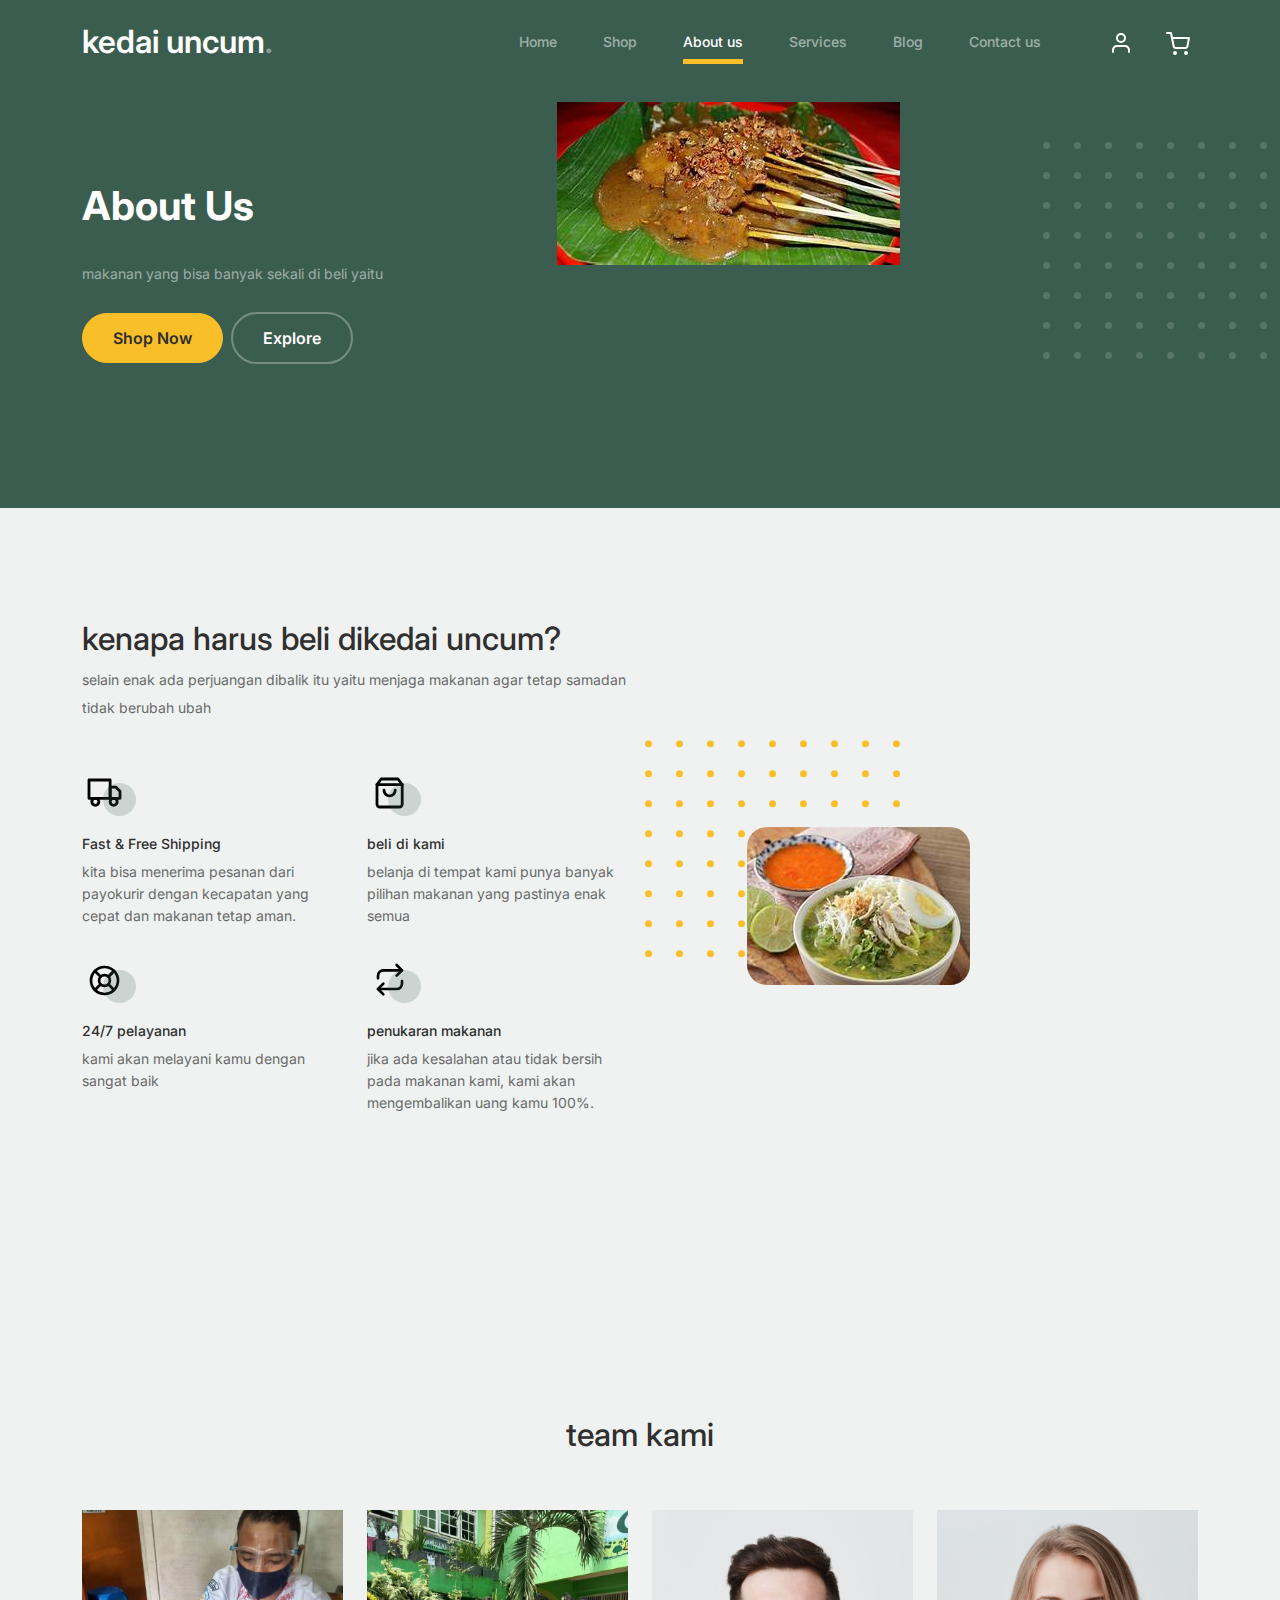
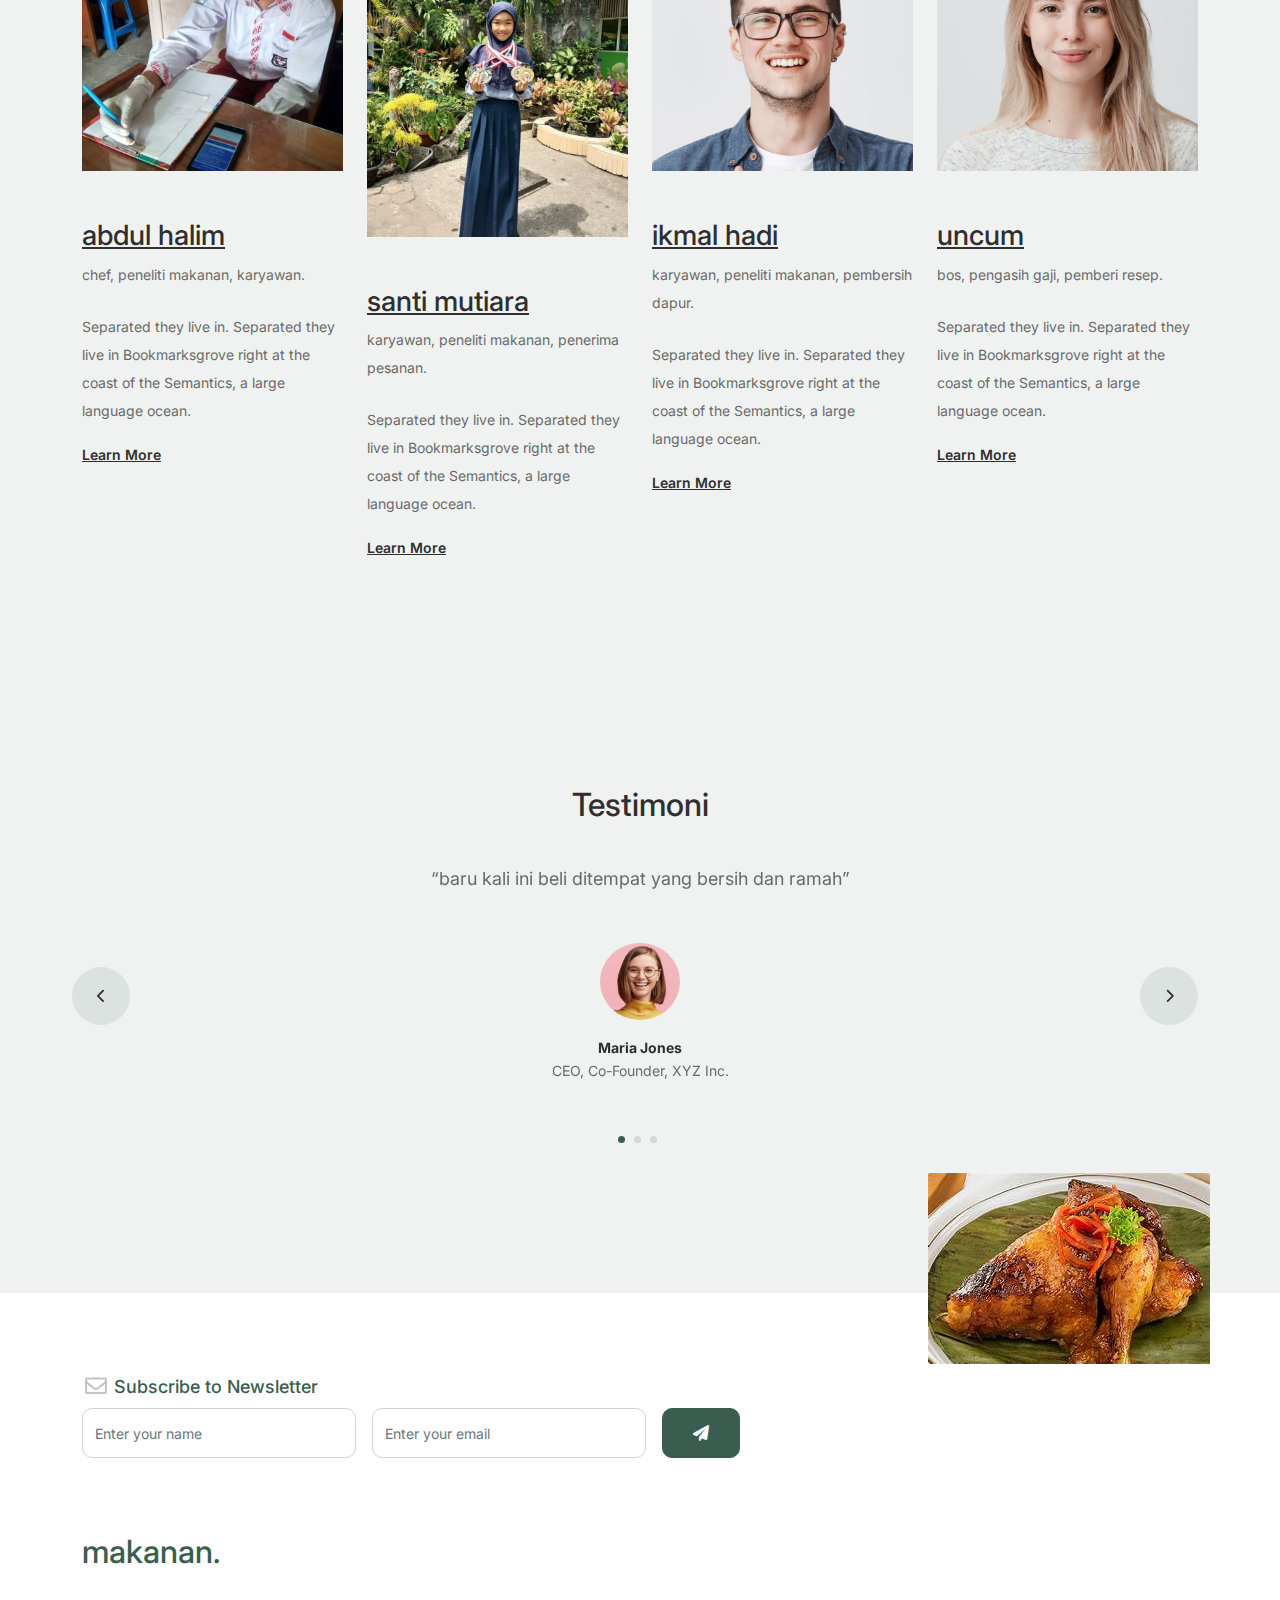
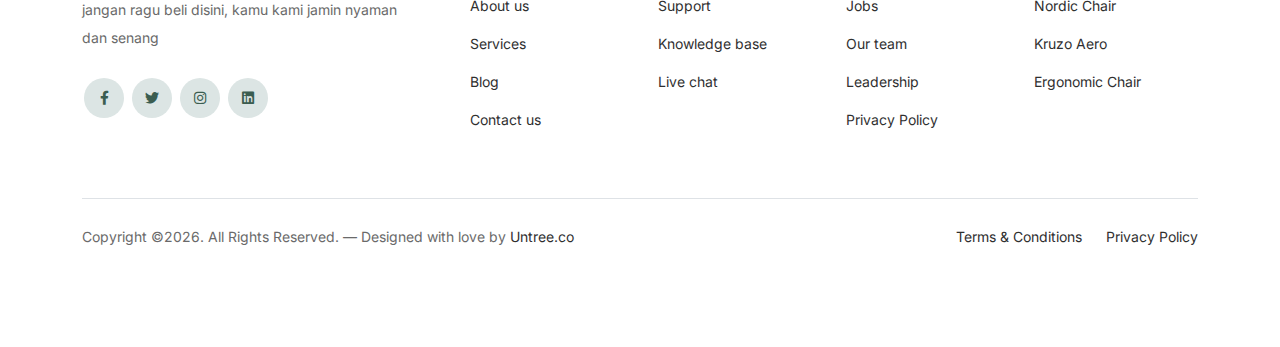
<file: about.html>
<!-- /*
* Bootstrap 5
* Template Name: Furni
* Template Author: Untree.co
* Template URI: https://untree.co/
* License: https://creativecommons.org/licenses/by/3.0/
*/ -->
<!doctype html>
<html lang="en">
<head>
  <meta charset="utf-8">
  <meta name="viewport" content="width=device-width, initial-scale=1, shrink-to-fit=no">
  <meta name="author" content="Untree.co">
  <link rel="shortcut icon" href="favicon.png">

  <meta name="description" content="" />
  <meta name="keywords" content="bootstrap, bootstrap4" />

		<!-- Bootstrap CSS -->
		<link href="css/bootstrap.min.css" rel="stylesheet">
		<link href="https://cdnjs.cloudflare.com/ajax/libs/font-awesome/6.0.0-beta3/css/all.min.css" rel="stylesheet">
		<link href="css/tiny-slider.css" rel="stylesheet">
		<link href="css/style.css" rel="stylesheet">
		<title>Furni Free Bootstrap 5 Template for Furniture and Interior Design Websites by Untree.co </title>
	</head>

	<body>

		<!-- Start Header/Navigation -->
		<nav class="custom-navbar navbar navbar navbar-expand-md navbar-dark bg-dark" arial-label="Furni navigation bar">

			<div class="container">
				<a class="navbar-brand" href="index.html">kedai uncum<span>.</span></a>

				<button class="navbar-toggler" type="button" data-bs-toggle="collapse" data-bs-target="#navbarsFurni" aria-controls="navbarsFurni" aria-expanded="false" aria-label="Toggle navigation">
					<span class="navbar-toggler-icon"></span>
				</button>

				<div class="collapse navbar-collapse" id="navbarsFurni">
					<ul class="custom-navbar-nav navbar-nav ms-auto mb-2 mb-md-0">
						<li class="nav-item ">
							<a class="nav-link" href="index.html">Home</a>
						</li>
						<li><a class="nav-link" href="shop.html">Shop</a></li>
						<li class="active"><a class="nav-link" href="about.html">About us</a></li>
						<li><a class="nav-link" href="services.html">Services</a></li>
						<li><a class="nav-link" href="blog.html">Blog</a></li>
						<li><a class="nav-link" href="contact.html">Contact us</a></li>
					</ul>

					<ul class="custom-navbar-cta navbar-nav mb-2 mb-md-0 ms-5">
						<li><a class="nav-link" href="#"><img src="images/user.svg"></a></li>
						<li><a class="nav-link" href="cart.html"><img src="images/cart.svg"></a></li>
					</ul>
				</div>
			</div>
				
		</nav>
		<!-- End Header/Navigation -->

		<!-- Start Hero Section -->
			<div class="hero">
				<div class="container">
					<div class="row justify-content-between">
						<div class="col-lg-5">
							<div class="intro-excerpt">
								<h1>About Us</h1>
								<p class="mb-4">makanan yang bisa banyak sekali di beli yaitu</p>
								<p><a href="" class="btn btn-secondary me-2">Shop Now</a><a href="#" class="btn btn-white-outline">Explore</a></p>
							</div>
						</div>
						<div class="col-lg-7">
							<div class="hero-img-wrap">
								<img src="images/th (5).jpg" class="img-fluid">
							</div>
						</div>
					</div>
				</div>
			</div>
		<!-- End Hero Section -->

		

		<!-- Start Why Choose Us Section -->
		<div class="why-choose-section">
			<div class="container">
				<div class="row justify-content-between align-items-center">
					<div class="col-lg-6">
						<h2 class="section-title">kenapa harus beli dikedai uncum?</h2>
						<p>selain enak ada perjuangan dibalik itu yaitu menjaga makanan agar tetap samadan tidak berubah ubah</p>

						<div class="row my-5">
							<div class="col-6 col-md-6">
								<div class="feature">
									<div class="icon">
										<img src="images/truck.svg" alt="Image" class="imf-fluid">
									</div>
									<h3>Fast &amp; Free Shipping</h3>
									<p>kita bisa menerima pesanan dari payokurir dengan kecapatan yang cepat dan makanan tetap aman.</p>
								</div>
							</div>

							<div class="col-6 col-md-6">
								<div class="feature">
									<div class="icon">
										<img src="images/bag.svg" alt="Image" class="imf-fluid">
									</div>
									<h3>beli di kami</h3>
									<p>belanja di tempat kami punya banyak pilihan makanan yang pastinya enak semua</p>
								</div>
							</div>

							<div class="col-6 col-md-6">
								<div class="feature">
									<div class="icon">
										<img src="images/support.svg" alt="Image" class="imf-fluid">
									</div>
									<h3>24/7 pelayanan</h3>
									<p>kami akan melayani kamu dengan sangat baik</p>
								</div>
							</div>

							<div class="col-6 col-md-6">
								<div class="feature">
									<div class="icon">
										<img src="images/return.svg" alt="Image" class="imf-fluid">
									</div>
									<h3>penukaran makanan</h3>
									<p>jika ada kesalahan atau tidak bersih pada makanan kami, kami akan mengembalikan uang kamu 100%.</p>
								</div>
							</div>

						</div>
					</div>

					<div class="col-lg-5">
						<div class="img-wrap">
							<img src="images/th (3).jpg" alt="Image" class="img-fluid">
						</div>
					</div>

				</div>
			</div>
		</div>
		<!-- End Why Choose Us Section -->

		<!-- Start Team Section -->
		<div class="untree_co-section">
			<div class="container">

				<div class="row mb-5">
					<div class="col-lg-5 mx-auto text-center">
						<h2 class="section-title">team kami</h2>
					</div>
				</div>

				<div class="row">

					<!-- Start Column 1 -->
					<div class="col-12 col-md-6 col-lg-3 mb-5 mb-md-0">
						<img src="images/abdul.jpg" class="img-fluid mb-5">
						<h3 clas><a href="#"><span class="">abdul</span> halim</a></h3>
            <span class="d-block position mb-4">chef, peneliti makanan, karyawan.</span>
            <p>Separated they live in.
            Separated they live in Bookmarksgrove right at the coast of the Semantics, a large language ocean.</p>
            <p class="mb-0"><a href="#" class="more dark">Learn More <span class="icon-arrow_forward"></span></a></p>
					</div> 
					<!-- End Column 1 -->

					<!-- Start Column 2 -->
					<div class="col-12 col-md-6 col-lg-3 mb-5 mb-md-0">
						<img src="images/santi.jpg" class="img-fluid mb-5">

						<h3 clas><a href="#"><span class="">santi</span> mutiara</a></h3>
            <span class="d-block position mb-4">karyawan, peneliti makanan, penerima pesanan.</span>
            <p>Separated they live in.
            Separated they live in Bookmarksgrove right at the coast of the Semantics, a large language ocean.</p>
            <p class="mb-0"><a href="#" class="more dark">Learn More <span class="icon-arrow_forward"></span></a></p>

					</div> 
					<!-- End Column 2 -->

					<!-- Start Column 3 -->
					<div class="col-12 col-md-6 col-lg-3 mb-5 mb-md-0">
						<img src="images/person_3.jpg" class="img-fluid mb-5">
						<h3 clas><a href="#"><span class="">ikmal</span> hadi</a></h3>
            <span class="d-block position mb-4">karyawan, peneliti makanan, pembersih dapur.</span>
            <p>Separated they live in.
            Separated they live in Bookmarksgrove right at the coast of the Semantics, a large language ocean.</p>
            <p class="mb-0"><a href="#" class="more dark">Learn More <span class="icon-arrow_forward"></span></a></p>
					</div> 
					<!-- End Column 3 -->

					<!-- Start Column 4 -->
					<div class="col-12 col-md-6 col-lg-3 mb-5 mb-md-0">
						<img src="images/person_4.jpg" class="img-fluid mb-5">

						<h3 clas><a href="#"><span class="">uncum</span> </a></h3>
            <span class="d-block position mb-4">bos, pengasih gaji, pemberi resep.</span>
            <p>Separated they live in.
            Separated they live in Bookmarksgrove right at the coast of the Semantics, a large language ocean.</p>
            <p class="mb-0"><a href="#" class="more dark">Learn More <span class="icon-arrow_forward"></span></a></p>

          
					</div> 
					<!-- End Column 4 -->

					

				</div>
			</div>
		</div>
		<!-- End Team Section -->

		

		<!-- Start Testimonial Slider -->
		<div class="testimonial-section before-footer-section">
			<div class="container">
				<div class="row">
					<div class="col-lg-7 mx-auto text-center">
						<h2 class="section-title">Testimoni</h2>
					</div>
				</div>

				<div class="row justify-content-center">
					<div class="col-lg-12">
						<div class="testimonial-slider-wrap text-center">

							<div id="testimonial-nav">
								<span class="prev" data-controls="prev"><span class="fa fa-chevron-left"></span></span>
								<span class="next" data-controls="next"><span class="fa fa-chevron-right"></span></span>
							</div>

							<div class="testimonial-slider">
								
								<div class="item">
									<div class="row justify-content-center">
										<div class="col-lg-8 mx-auto">

											<div class="testimonial-block text-center">
												<blockquote class="mb-5">
													<p>&ldquo;baru kali ini beli ditempat yang bersih dan ramah&rdquo;</p>
												</blockquote>

												<div class="author-info">
													<div class="author-pic">
														<img src="images/person-1.png" alt="Maria Jones" class="img-fluid">
													</div>
													<h3 class="font-weight-bold">Maria Jones</h3>
													<span class="position d-block mb-3">CEO, Co-Founder, XYZ Inc.</span>
												</div>
											</div>

										</div>
									</div>
								</div> 
								<!-- END item -->

								<div class="item">
									<div class="row justify-content-center">
										<div class="col-lg-8 mx-auto">

											<div class="testimonial-block text-center">
												<blockquote class="mb-5">
													<p>&ldquo;rasanya tetap terjaga dan enak&rdquo;</p>
												</blockquote>

												<div class="author-info">
													<div class="author-pic">
														<img src="images/person-1.png" alt="Maria Jones" class="img-fluid">
													</div>
													<h3 class="font-weight-bold">Maria Jones</h3>
													<span class="position d-block mb-3">CEO, Co-Founder, XYZ Inc.</span>
												</div>
											</div>

										</div>
									</div>
								</div> 
								<!-- END item -->

								<div class="item">
									<div class="row justify-content-center">
										<div class="col-lg-8 mx-auto">

											<div class="testimonial-block text-center">
												<blockquote class="mb-5">
													<p>&ldquo;dengan harga makanan segini dan kualitas begini, sangat murah&rdquo;</p>
												</blockquote>

												<div class="author-info">
													<div class="author-pic">
														<img src="images/person-1.png" alt="Maria Jones" class="img-fluid">
													</div>
													<h3 class="font-weight-bold">Maria Jones</h3>
													<span class="position d-block mb-3">CEO, Co-Founder, XYZ Inc.</span>
												</div>
											</div>

										</div>
									</div>
								</div> 
								<!-- END item -->

							</div>

						</div>
					</div>
				</div>
			</div>
		</div>
		<!-- End Testimonial Slider -->

		

		<!-- Start Footer Section -->
		<footer class="footer-section">
			<div class="container relative">

				<div class="sofa-img">
					<img src="images/th (4).jpg" alt="Image" class="img-fluid">
				</div>

				<div class="row">
					<div class="col-lg-8">
						<div class="subscription-form">
							<h3 class="d-flex align-items-center"><span class="me-1"><img src="images/envelope-outline.svg" alt="Image" class="img-fluid"></span><span>Subscribe to Newsletter</span></h3>

							<form action="#" class="row g-3">
								<div class="col-auto">
									<input type="text" class="form-control" placeholder="Enter your name">
								</div>
								<div class="col-auto">
									<input type="email" class="form-control" placeholder="Enter your email">
								</div>
								<div class="col-auto">
									<button class="btn btn-primary">
										<span class="fa fa-paper-plane"></span>
									</button>
								</div>
							</form>

						</div>
					</div>
				</div>

				<div class="row g-5 mb-5">
					<div class="col-lg-4">
						<div class="mb-4 footer-logo-wrap"><a href="#" class="footer-logo">makanan<span>.</span></a></div>
						<p class="mb-4">jangan ragu beli disini, kamu kami jamin nyaman dan senang</p>

						<ul class="list-unstyled custom-social">
							<li><a href="#"><span class="fa fa-brands fa-facebook-f"></span></a></li>
							<li><a href="#"><span class="fa fa-brands fa-twitter"></span></a></li>
							<li><a href="#"><span class="fa fa-brands fa-instagram"></span></a></li>
							<li><a href="#"><span class="fa fa-brands fa-linkedin"></span></a></li>
						</ul>
					</div>

					<div class="col-lg-8">
						<div class="row links-wrap">
							<div class="col-6 col-sm-6 col-md-3">
								<ul class="list-unstyled">
									<li><a href="#">About us</a></li>
									<li><a href="#">Services</a></li>
									<li><a href="#">Blog</a></li>
									<li><a href="#">Contact us</a></li>
								</ul>
							</div>

							<div class="col-6 col-sm-6 col-md-3">
								<ul class="list-unstyled">
									<li><a href="#">Support</a></li>
									<li><a href="#">Knowledge base</a></li>
									<li><a href="#">Live chat</a></li>
								</ul>
							</div>

							<div class="col-6 col-sm-6 col-md-3">
								<ul class="list-unstyled">
									<li><a href="#">Jobs</a></li>
									<li><a href="#">Our team</a></li>
									<li><a href="#">Leadership</a></li>
									<li><a href="#">Privacy Policy</a></li>
								</ul>
							</div>

							<div class="col-6 col-sm-6 col-md-3">
								<ul class="list-unstyled">
									<li><a href="#">Nordic Chair</a></li>
									<li><a href="#">Kruzo Aero</a></li>
									<li><a href="#">Ergonomic Chair</a></li>
								</ul>
							</div>
						</div>
					</div>

				</div>

				<div class="border-top copyright">
					<div class="row pt-4">
						<div class="col-lg-6">
							<p class="mb-2 text-center text-lg-start">Copyright &copy;<script>document.write(new Date().getFullYear());</script>. All Rights Reserved. &mdash; Designed with love by <a href="https://untree.co">Untree.co</a> <!-- License information: https://untree.co/license/ -->
            </p>
						</div>

						<div class="col-lg-6 text-center text-lg-end">
							<ul class="list-unstyled d-inline-flex ms-auto">
								<li class="me-4"><a href="#">Terms &amp; Conditions</a></li>
								<li><a href="#">Privacy Policy</a></li>
							</ul>
						</div>

					</div>
				</div>

			</div>
		</footer>
		<!-- End Footer Section -->	


		<script src="js/bootstrap.bundle.min.js"></script>
		<script src="js/tiny-slider.js"></script>
		<script src="js/custom.js"></script>
	</body>

</html>
</file>
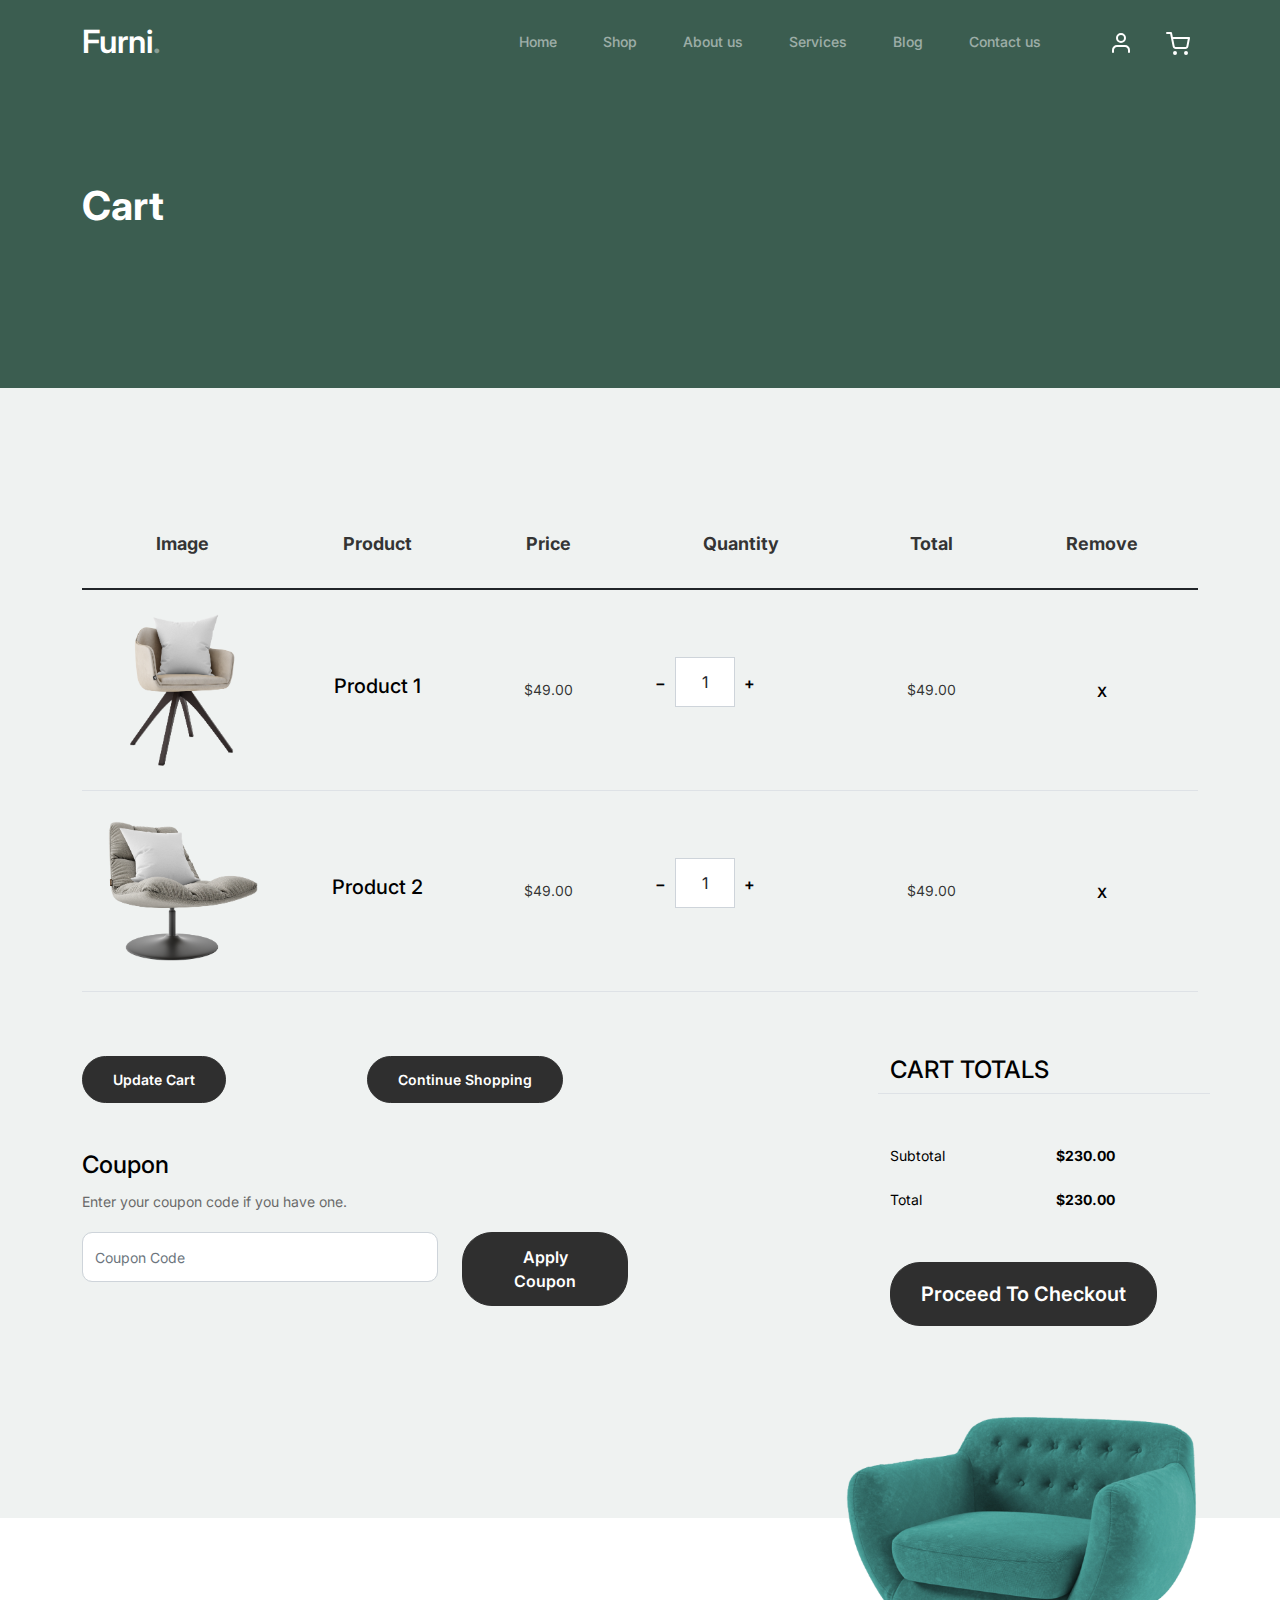
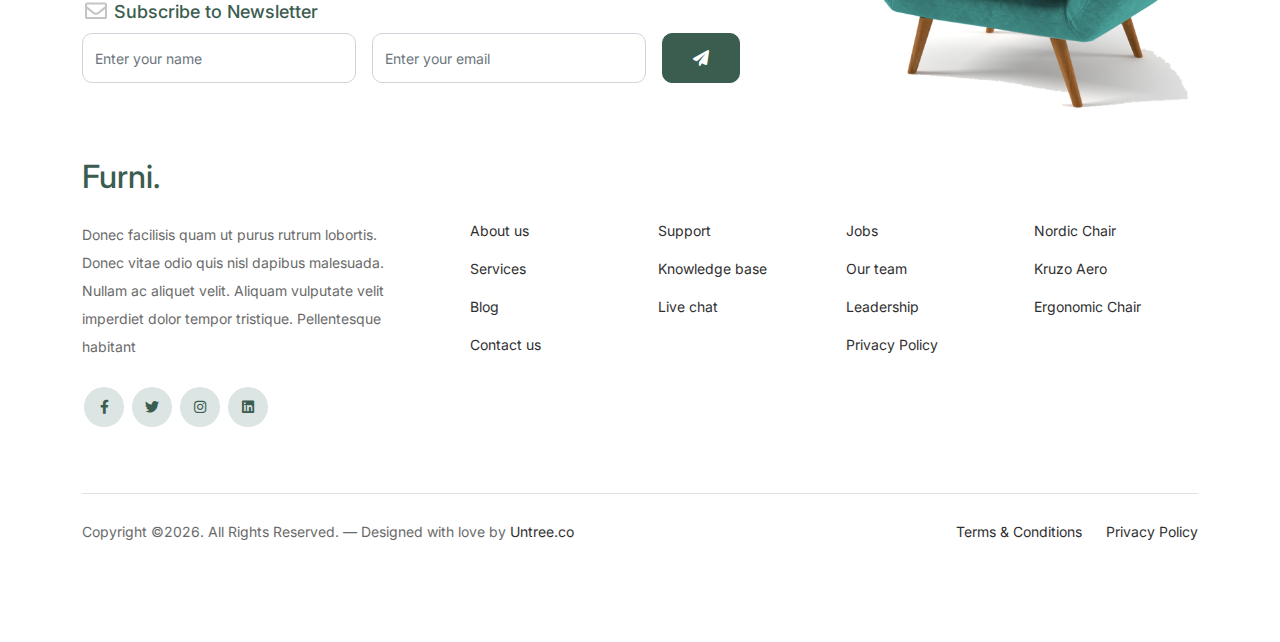
<file: cart.html>
<!-- /*
* Bootstrap 5
* Template Name: Furni
* Template Author: Untree.co
* Template URI: https://untree.co/
* License: https://creativecommons.org/licenses/by/3.0/
*/ -->
<!doctype html>
<html lang="en">
<head>
  <meta charset="utf-8">
  <meta name="viewport" content="width=device-width, initial-scale=1, shrink-to-fit=no">
  <meta name="author" content="Untree.co">
  <link rel="shortcut icon" href="favicon.png">

  <meta name="description" content="" />
  <meta name="keywords" content="bootstrap, bootstrap4" />

		<!-- Bootstrap CSS -->
		<link href="css/bootstrap.min.css" rel="stylesheet">
		<link href="https://cdnjs.cloudflare.com/ajax/libs/font-awesome/6.0.0-beta3/css/all.min.css" rel="stylesheet">
		<link href="css/tiny-slider.css" rel="stylesheet">
		<link href="css/style.css" rel="stylesheet">
		<title>Furni Free Bootstrap 5 Template for Furniture and Interior Design Websites by Untree.co </title>
	</head>

	<body>

		<!-- Start Header/Navigation -->
		<nav class="custom-navbar navbar navbar navbar-expand-md navbar-dark bg-dark" arial-label="Furni navigation bar">

			<div class="container">
				<a class="navbar-brand" href="index.html">Furni<span>.</span></a>

				<button class="navbar-toggler" type="button" data-bs-toggle="collapse" data-bs-target="#navbarsFurni" aria-controls="navbarsFurni" aria-expanded="false" aria-label="Toggle navigation">
					<span class="navbar-toggler-icon"></span>
				</button>

				<div class="collapse navbar-collapse" id="navbarsFurni">
					<ul class="custom-navbar-nav navbar-nav ms-auto mb-2 mb-md-0">
						<li class="nav-item ">
							<a class="nav-link" href="index.html">Home</a>
						</li>
						<li><a class="nav-link" href="shop.html">Shop</a></li>
						<li><a class="nav-link" href="about.html">About us</a></li>
						<li><a class="nav-link" href="services.html">Services</a></li>
						<li><a class="nav-link" href="blog.html">Blog</a></li>
						<li><a class="nav-link" href="contact.html">Contact us</a></li>
					</ul>

					<ul class="custom-navbar-cta navbar-nav mb-2 mb-md-0 ms-5">
						<li><a class="nav-link" href="#"><img src="images/user.svg"></a></li>
						<li><a class="nav-link" href="cart.html"><img src="images/cart.svg"></a></li>
					</ul>
				</div>
			</div>
				
		</nav>
		<!-- End Header/Navigation -->

		<!-- Start Hero Section -->
			<div class="hero">
				<div class="container">
					<div class="row justify-content-between">
						<div class="col-lg-5">
							<div class="intro-excerpt">
								<h1>Cart</h1>
							</div>
						</div>
						<div class="col-lg-7">
							
						</div>
					</div>
				</div>
			</div>
		<!-- End Hero Section -->

		

		<div class="untree_co-section before-footer-section">
            <div class="container">
              <div class="row mb-5">
                <form class="col-md-12" method="post">
                  <div class="site-blocks-table">
                    <table class="table">
                      <thead>
                        <tr>
                          <th class="product-thumbnail">Image</th>
                          <th class="product-name">Product</th>
                          <th class="product-price">Price</th>
                          <th class="product-quantity">Quantity</th>
                          <th class="product-total">Total</th>
                          <th class="product-remove">Remove</th>
                        </tr>
                      </thead>
                      <tbody>
                        <tr>
                          <td class="product-thumbnail">
                            <img src="images/product-1.png" alt="Image" class="img-fluid">
                          </td>
                          <td class="product-name">
                            <h2 class="h5 text-black">Product 1</h2>
                          </td>
                          <td>$49.00</td>
                          <td>
                            <div class="input-group mb-3 d-flex align-items-center quantity-container" style="max-width: 120px;">
                              <div class="input-group-prepend">
                                <button class="btn btn-outline-black decrease" type="button">&minus;</button>
                              </div>
                              <input type="text" class="form-control text-center quantity-amount" value="1" placeholder="" aria-label="Example text with button addon" aria-describedby="button-addon1">
                              <div class="input-group-append">
                                <button class="btn btn-outline-black increase" type="button">&plus;</button>
                              </div>
                            </div>
        
                          </td>
                          <td>$49.00</td>
                          <td><a href="#" class="btn btn-black btn-sm">X</a></td>
                        </tr>
        
                        <tr>
                          <td class="product-thumbnail">
                            <img src="images/product-2.png" alt="Image" class="img-fluid">
                          </td>
                          <td class="product-name">
                            <h2 class="h5 text-black">Product 2</h2>
                          </td>
                          <td>$49.00</td>
                          <td>
                            <div class="input-group mb-3 d-flex align-items-center quantity-container" style="max-width: 120px;">
                              <div class="input-group-prepend">
                                <button class="btn btn-outline-black decrease" type="button">&minus;</button>
                              </div>
                              <input type="text" class="form-control text-center quantity-amount" value="1" placeholder="" aria-label="Example text with button addon" aria-describedby="button-addon1">
                              <div class="input-group-append">
                                <button class="btn btn-outline-black increase" type="button">&plus;</button>
                              </div>
                            </div>
        
                          </td>
                          <td>$49.00</td>
                          <td><a href="#" class="btn btn-black btn-sm">X</a></td>
                        </tr>
                      </tbody>
                    </table>
                  </div>
                </form>
              </div>
        
              <div class="row">
                <div class="col-md-6">
                  <div class="row mb-5">
                    <div class="col-md-6 mb-3 mb-md-0">
                      <button class="btn btn-black btn-sm btn-block">Update Cart</button>
                    </div>
                    <div class="col-md-6">
                      <button class="btn btn-outline-black btn-sm btn-block">Continue Shopping</button>
                    </div>
                  </div>
                  <div class="row">
                    <div class="col-md-12">
                      <label class="text-black h4" for="coupon">Coupon</label>
                      <p>Enter your coupon code if you have one.</p>
                    </div>
                    <div class="col-md-8 mb-3 mb-md-0">
                      <input type="text" class="form-control py-3" id="coupon" placeholder="Coupon Code">
                    </div>
                    <div class="col-md-4">
                      <button class="btn btn-black">Apply Coupon</button>
                    </div>
                  </div>
                </div>
                <div class="col-md-6 pl-5">
                  <div class="row justify-content-end">
                    <div class="col-md-7">
                      <div class="row">
                        <div class="col-md-12 text-right border-bottom mb-5">
                          <h3 class="text-black h4 text-uppercase">Cart Totals</h3>
                        </div>
                      </div>
                      <div class="row mb-3">
                        <div class="col-md-6">
                          <span class="text-black">Subtotal</span>
                        </div>
                        <div class="col-md-6 text-right">
                          <strong class="text-black">$230.00</strong>
                        </div>
                      </div>
                      <div class="row mb-5">
                        <div class="col-md-6">
                          <span class="text-black">Total</span>
                        </div>
                        <div class="col-md-6 text-right">
                          <strong class="text-black">$230.00</strong>
                        </div>
                      </div>
        
                      <div class="row">
                        <div class="col-md-12">
                          <button class="btn btn-black btn-lg py-3 btn-block" onclick="window.location='checkout.html'">Proceed To Checkout</button>
                        </div>
                      </div>
                    </div>
                  </div>
                </div>
              </div>
            </div>
          </div>
		

		<!-- Start Footer Section -->
		<footer class="footer-section">
			<div class="container relative">

				<div class="sofa-img">
					<img src="images/sofa.png" alt="Image" class="img-fluid">
				</div>

				<div class="row">
					<div class="col-lg-8">
						<div class="subscription-form">
							<h3 class="d-flex align-items-center"><span class="me-1"><img src="images/envelope-outline.svg" alt="Image" class="img-fluid"></span><span>Subscribe to Newsletter</span></h3>

							<form action="#" class="row g-3">
								<div class="col-auto">
									<input type="text" class="form-control" placeholder="Enter your name">
								</div>
								<div class="col-auto">
									<input type="email" class="form-control" placeholder="Enter your email">
								</div>
								<div class="col-auto">
									<button class="btn btn-primary">
										<span class="fa fa-paper-plane"></span>
									</button>
								</div>
							</form>

						</div>
					</div>
				</div>

				<div class="row g-5 mb-5">
					<div class="col-lg-4">
						<div class="mb-4 footer-logo-wrap"><a href="#" class="footer-logo">Furni<span>.</span></a></div>
						<p class="mb-4">Donec facilisis quam ut purus rutrum lobortis. Donec vitae odio quis nisl dapibus malesuada. Nullam ac aliquet velit. Aliquam vulputate velit imperdiet dolor tempor tristique. Pellentesque habitant</p>

						<ul class="list-unstyled custom-social">
							<li><a href="#"><span class="fa fa-brands fa-facebook-f"></span></a></li>
							<li><a href="#"><span class="fa fa-brands fa-twitter"></span></a></li>
							<li><a href="#"><span class="fa fa-brands fa-instagram"></span></a></li>
							<li><a href="#"><span class="fa fa-brands fa-linkedin"></span></a></li>
						</ul>
					</div>

					<div class="col-lg-8">
						<div class="row links-wrap">
							<div class="col-6 col-sm-6 col-md-3">
								<ul class="list-unstyled">
									<li><a href="#">About us</a></li>
									<li><a href="#">Services</a></li>
									<li><a href="#">Blog</a></li>
									<li><a href="#">Contact us</a></li>
								</ul>
							</div>

							<div class="col-6 col-sm-6 col-md-3">
								<ul class="list-unstyled">
									<li><a href="#">Support</a></li>
									<li><a href="#">Knowledge base</a></li>
									<li><a href="#">Live chat</a></li>
								</ul>
							</div>

							<div class="col-6 col-sm-6 col-md-3">
								<ul class="list-unstyled">
									<li><a href="#">Jobs</a></li>
									<li><a href="#">Our team</a></li>
									<li><a href="#">Leadership</a></li>
									<li><a href="#">Privacy Policy</a></li>
								</ul>
							</div>

							<div class="col-6 col-sm-6 col-md-3">
								<ul class="list-unstyled">
									<li><a href="#">Nordic Chair</a></li>
									<li><a href="#">Kruzo Aero</a></li>
									<li><a href="#">Ergonomic Chair</a></li>
								</ul>
							</div>
						</div>
					</div>

				</div>

				<div class="border-top copyright">
					<div class="row pt-4">
						<div class="col-lg-6">
							<p class="mb-2 text-center text-lg-start">Copyright &copy;<script>document.write(new Date().getFullYear());</script>. All Rights Reserved. &mdash; Designed with love by <a href="https://untree.co">Untree.co</a> <!-- License information: https://untree.co/license/ -->
            </p>
						</div>

						<div class="col-lg-6 text-center text-lg-end">
							<ul class="list-unstyled d-inline-flex ms-auto">
								<li class="me-4"><a href="#">Terms &amp; Conditions</a></li>
								<li><a href="#">Privacy Policy</a></li>
							</ul>
						</div>

					</div>
				</div>

			</div>
		</footer>
		<!-- End Footer Section -->	


		<script src="js/bootstrap.bundle.min.js"></script>
		<script src="js/tiny-slider.js"></script>
		<script src="js/custom.js"></script>
	</body>

</html>
</file>
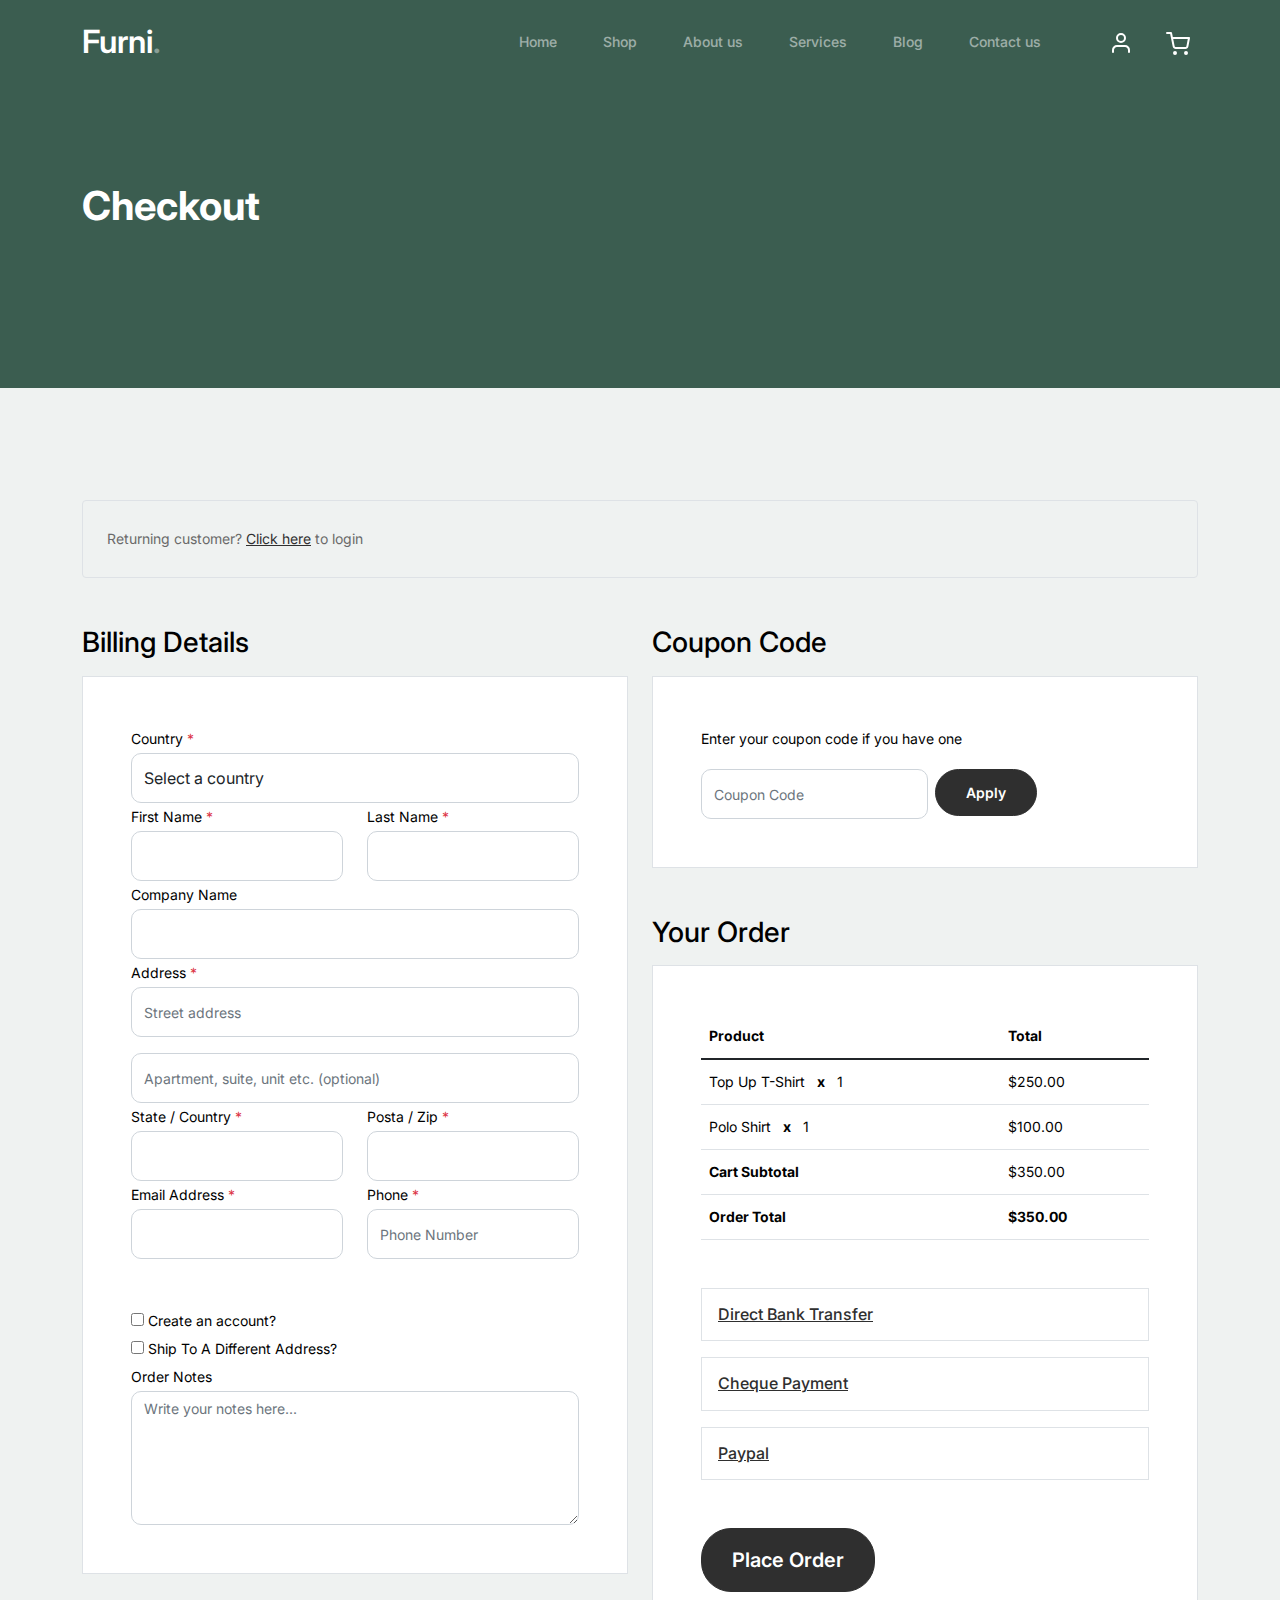
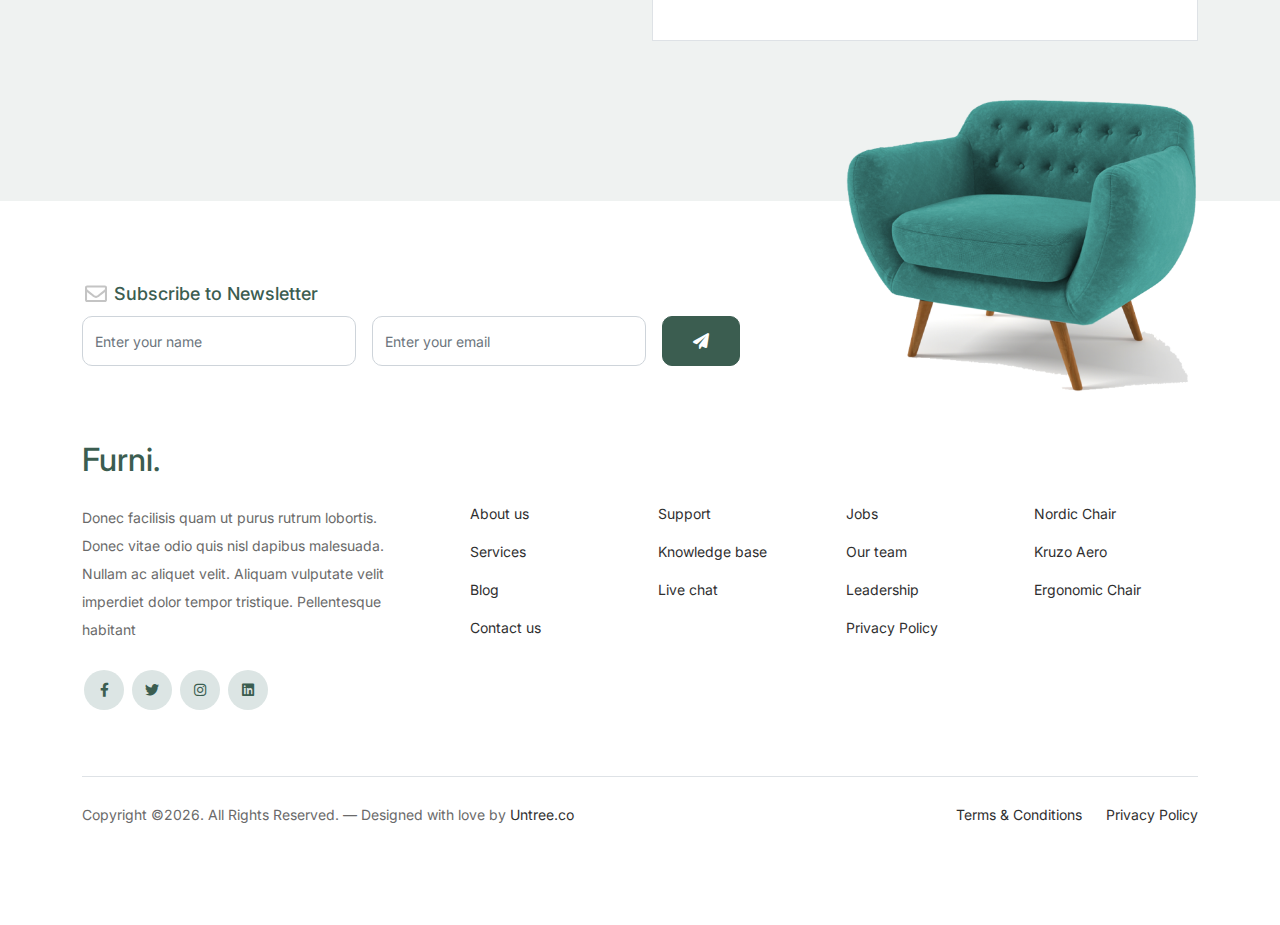
<file: checkout.html>
<!-- /*
* Bootstrap 5
* Template Name: Furni
* Template Author: Untree.co
* Template URI: https://untree.co/
* License: https://creativecommons.org/licenses/by/3.0/
*/ -->
<!doctype html>
<html lang="en">
<head>
  <meta charset="utf-8">
  <meta name="viewport" content="width=device-width, initial-scale=1, shrink-to-fit=no">
  <meta name="author" content="Untree.co">
  <link rel="shortcut icon" href="favicon.png">

  <meta name="description" content="" />
  <meta name="keywords" content="bootstrap, bootstrap4" />

		<!-- Bootstrap CSS -->
		<link href="css/bootstrap.min.css" rel="stylesheet">
		<link href="https://cdnjs.cloudflare.com/ajax/libs/font-awesome/6.0.0-beta3/css/all.min.css" rel="stylesheet">
		<link href="css/tiny-slider.css" rel="stylesheet">
		<link href="css/style.css" rel="stylesheet">
		<title>Furni Free Bootstrap 5 Template for Furniture and Interior Design Websites by Untree.co </title>
	</head>

	<body>

		<!-- Start Header/Navigation -->
		<nav class="custom-navbar navbar navbar navbar-expand-md navbar-dark bg-dark" arial-label="Furni navigation bar">

			<div class="container">
				<a class="navbar-brand" href="index.html">Furni<span>.</span></a>

				<button class="navbar-toggler" type="button" data-bs-toggle="collapse" data-bs-target="#navbarsFurni" aria-controls="navbarsFurni" aria-expanded="false" aria-label="Toggle navigation">
					<span class="navbar-toggler-icon"></span>
				</button>

				<div class="collapse navbar-collapse" id="navbarsFurni">
					<ul class="custom-navbar-nav navbar-nav ms-auto mb-2 mb-md-0">
						<li class="nav-item ">
							<a class="nav-link" href="index.html">Home</a>
						</li>
						<li><a class="nav-link" href="shop.html">Shop</a></li>
						<li><a class="nav-link" href="about.html">About us</a></li>
						<li><a class="nav-link" href="services.html">Services</a></li>
						<li><a class="nav-link" href="blog.html">Blog</a></li>
						<li><a class="nav-link" href="contact.html">Contact us</a></li>
					</ul>

					<ul class="custom-navbar-cta navbar-nav mb-2 mb-md-0 ms-5">
						<li><a class="nav-link" href="#"><img src="images/user.svg"></a></li>
						<li><a class="nav-link" href="cart.html"><img src="images/cart.svg"></a></li>
					</ul>
				</div>
			</div>
				
		</nav>
		<!-- End Header/Navigation -->

		<!-- Start Hero Section -->
			<div class="hero">
				<div class="container">
					<div class="row justify-content-between">
						<div class="col-lg-5">
							<div class="intro-excerpt">
								<h1>Checkout</h1>
							</div>
						</div>
						<div class="col-lg-7">
							
						</div>
					</div>
				</div>
			</div>
		<!-- End Hero Section -->

		<div class="untree_co-section">
		    <div class="container">
		      <div class="row mb-5">
		        <div class="col-md-12">
		          <div class="border p-4 rounded" role="alert">
		            Returning customer? <a href="#">Click here</a> to login
		          </div>
		        </div>
		      </div>
		      <div class="row">
		        <div class="col-md-6 mb-5 mb-md-0">
		          <h2 class="h3 mb-3 text-black">Billing Details</h2>
		          <div class="p-3 p-lg-5 border bg-white">
		            <div class="form-group">
		              <label for="c_country" class="text-black">Country <span class="text-danger">*</span></label>
		              <select id="c_country" class="form-control">
		                <option value="1">Select a country</option>    
		                <option value="2">bangladesh</option>    
		                <option value="3">Algeria</option>    
		                <option value="4">Afghanistan</option>    
		                <option value="5">Ghana</option>    
		                <option value="6">Albania</option>    
		                <option value="7">Bahrain</option>    
		                <option value="8">Colombia</option>    
		                <option value="9">Dominican Republic</option>    
		              </select>
		            </div>
		            <div class="form-group row">
		              <div class="col-md-6">
		                <label for="c_fname" class="text-black">First Name <span class="text-danger">*</span></label>
		                <input type="text" class="form-control" id="c_fname" name="c_fname">
		              </div>
		              <div class="col-md-6">
		                <label for="c_lname" class="text-black">Last Name <span class="text-danger">*</span></label>
		                <input type="text" class="form-control" id="c_lname" name="c_lname">
		              </div>
		            </div>

		            <div class="form-group row">
		              <div class="col-md-12">
		                <label for="c_companyname" class="text-black">Company Name </label>
		                <input type="text" class="form-control" id="c_companyname" name="c_companyname">
		              </div>
		            </div>

		            <div class="form-group row">
		              <div class="col-md-12">
		                <label for="c_address" class="text-black">Address <span class="text-danger">*</span></label>
		                <input type="text" class="form-control" id="c_address" name="c_address" placeholder="Street address">
		              </div>
		            </div>

		            <div class="form-group mt-3">
		              <input type="text" class="form-control" placeholder="Apartment, suite, unit etc. (optional)">
		            </div>

		            <div class="form-group row">
		              <div class="col-md-6">
		                <label for="c_state_country" class="text-black">State / Country <span class="text-danger">*</span></label>
		                <input type="text" class="form-control" id="c_state_country" name="c_state_country">
		              </div>
		              <div class="col-md-6">
		                <label for="c_postal_zip" class="text-black">Posta / Zip <span class="text-danger">*</span></label>
		                <input type="text" class="form-control" id="c_postal_zip" name="c_postal_zip">
		              </div>
		            </div>

		            <div class="form-group row mb-5">
		              <div class="col-md-6">
		                <label for="c_email_address" class="text-black">Email Address <span class="text-danger">*</span></label>
		                <input type="text" class="form-control" id="c_email_address" name="c_email_address">
		              </div>
		              <div class="col-md-6">
		                <label for="c_phone" class="text-black">Phone <span class="text-danger">*</span></label>
		                <input type="text" class="form-control" id="c_phone" name="c_phone" placeholder="Phone Number">
		              </div>
		            </div>

		            <div class="form-group">
		              <label for="c_create_account" class="text-black" data-bs-toggle="collapse" href="#create_an_account" role="button" aria-expanded="false" aria-controls="create_an_account"><input type="checkbox" value="1" id="c_create_account"> Create an account?</label>
		              <div class="collapse" id="create_an_account">
		                <div class="py-2 mb-4">
		                  <p class="mb-3">Create an account by entering the information below. If you are a returning customer please login at the top of the page.</p>
		                  <div class="form-group">
		                    <label for="c_account_password" class="text-black">Account Password</label>
		                    <input type="email" class="form-control" id="c_account_password" name="c_account_password" placeholder="">
		                  </div>
		                </div>
		              </div>
		            </div>


		            <div class="form-group">
		              <label for="c_ship_different_address" class="text-black" data-bs-toggle="collapse" href="#ship_different_address" role="button" aria-expanded="false" aria-controls="ship_different_address"><input type="checkbox" value="1" id="c_ship_different_address"> Ship To A Different Address?</label>
		              <div class="collapse" id="ship_different_address">
		                <div class="py-2">

		                  <div class="form-group">
		                    <label for="c_diff_country" class="text-black">Country <span class="text-danger">*</span></label>
		                    <select id="c_diff_country" class="form-control">
		                      <option value="1">Select a country</option>    
		                      <option value="2">bangladesh</option>    
		                      <option value="3">Algeria</option>    
		                      <option value="4">Afghanistan</option>    
		                      <option value="5">Ghana</option>    
		                      <option value="6">Albania</option>    
		                      <option value="7">Bahrain</option>    
		                      <option value="8">Colombia</option>    
		                      <option value="9">Dominican Republic</option>    
		                    </select>
		                  </div>


		                  <div class="form-group row">
		                    <div class="col-md-6">
		                      <label for="c_diff_fname" class="text-black">First Name <span class="text-danger">*</span></label>
		                      <input type="text" class="form-control" id="c_diff_fname" name="c_diff_fname">
		                    </div>
		                    <div class="col-md-6">
		                      <label for="c_diff_lname" class="text-black">Last Name <span class="text-danger">*</span></label>
		                      <input type="text" class="form-control" id="c_diff_lname" name="c_diff_lname">
		                    </div>
		                  </div>

		                  <div class="form-group row">
		                    <div class="col-md-12">
		                      <label for="c_diff_companyname" class="text-black">Company Name </label>
		                      <input type="text" class="form-control" id="c_diff_companyname" name="c_diff_companyname">
		                    </div>
		                  </div>

		                  <div class="form-group row  mb-3">
		                    <div class="col-md-12">
		                      <label for="c_diff_address" class="text-black">Address <span class="text-danger">*</span></label>
		                      <input type="text" class="form-control" id="c_diff_address" name="c_diff_address" placeholder="Street address">
		                    </div>
		                  </div>

		                  <div class="form-group">
		                    <input type="text" class="form-control" placeholder="Apartment, suite, unit etc. (optional)">
		                  </div>

		                  <div class="form-group row">
		                    <div class="col-md-6">
		                      <label for="c_diff_state_country" class="text-black">State / Country <span class="text-danger">*</span></label>
		                      <input type="text" class="form-control" id="c_diff_state_country" name="c_diff_state_country">
		                    </div>
		                    <div class="col-md-6">
		                      <label for="c_diff_postal_zip" class="text-black">Posta / Zip <span class="text-danger">*</span></label>
		                      <input type="text" class="form-control" id="c_diff_postal_zip" name="c_diff_postal_zip">
		                    </div>
		                  </div>

		                  <div class="form-group row mb-5">
		                    <div class="col-md-6">
		                      <label for="c_diff_email_address" class="text-black">Email Address <span class="text-danger">*</span></label>
		                      <input type="text" class="form-control" id="c_diff_email_address" name="c_diff_email_address">
		                    </div>
		                    <div class="col-md-6">
		                      <label for="c_diff_phone" class="text-black">Phone <span class="text-danger">*</span></label>
		                      <input type="text" class="form-control" id="c_diff_phone" name="c_diff_phone" placeholder="Phone Number">
		                    </div>
		                  </div>

		                </div>

		              </div>
		            </div>

		            <div class="form-group">
		              <label for="c_order_notes" class="text-black">Order Notes</label>
		              <textarea name="c_order_notes" id="c_order_notes" cols="30" rows="5" class="form-control" placeholder="Write your notes here..."></textarea>
		            </div>

		          </div>
		        </div>
		        <div class="col-md-6">

		          <div class="row mb-5">
		            <div class="col-md-12">
		              <h2 class="h3 mb-3 text-black">Coupon Code</h2>
		              <div class="p-3 p-lg-5 border bg-white">

		                <label for="c_code" class="text-black mb-3">Enter your coupon code if you have one</label>
		                <div class="input-group w-75 couponcode-wrap">
		                  <input type="text" class="form-control me-2" id="c_code" placeholder="Coupon Code" aria-label="Coupon Code" aria-describedby="button-addon2">
		                  <div class="input-group-append">
		                    <button class="btn btn-black btn-sm" type="button" id="button-addon2">Apply</button>
		                  </div>
		                </div>

		              </div>
		            </div>
		          </div>

		          <div class="row mb-5">
		            <div class="col-md-12">
		              <h2 class="h3 mb-3 text-black">Your Order</h2>
		              <div class="p-3 p-lg-5 border bg-white">
		                <table class="table site-block-order-table mb-5">
		                  <thead>
		                    <th>Product</th>
		                    <th>Total</th>
		                  </thead>
		                  <tbody>
		                    <tr>
		                      <td>Top Up T-Shirt <strong class="mx-2">x</strong> 1</td>
		                      <td>$250.00</td>
		                    </tr>
		                    <tr>
		                      <td>Polo Shirt <strong class="mx-2">x</strong>   1</td>
		                      <td>$100.00</td>
		                    </tr>
		                    <tr>
		                      <td class="text-black font-weight-bold"><strong>Cart Subtotal</strong></td>
		                      <td class="text-black">$350.00</td>
		                    </tr>
		                    <tr>
		                      <td class="text-black font-weight-bold"><strong>Order Total</strong></td>
		                      <td class="text-black font-weight-bold"><strong>$350.00</strong></td>
		                    </tr>
		                  </tbody>
		                </table>

		                <div class="border p-3 mb-3">
		                  <h3 class="h6 mb-0"><a class="d-block" data-bs-toggle="collapse" href="#collapsebank" role="button" aria-expanded="false" aria-controls="collapsebank">Direct Bank Transfer</a></h3>

		                  <div class="collapse" id="collapsebank">
		                    <div class="py-2">
		                      <p class="mb-0">Make your payment directly into our bank account. Please use your Order ID as the payment reference. Your order won’t be shipped until the funds have cleared in our account.</p>
		                    </div>
		                  </div>
		                </div>

		                <div class="border p-3 mb-3">
		                  <h3 class="h6 mb-0"><a class="d-block" data-bs-toggle="collapse" href="#collapsecheque" role="button" aria-expanded="false" aria-controls="collapsecheque">Cheque Payment</a></h3>

		                  <div class="collapse" id="collapsecheque">
		                    <div class="py-2">
		                      <p class="mb-0">Make your payment directly into our bank account. Please use your Order ID as the payment reference. Your order won’t be shipped until the funds have cleared in our account.</p>
		                    </div>
		                  </div>
		                </div>

		                <div class="border p-3 mb-5">
		                  <h3 class="h6 mb-0"><a class="d-block" data-bs-toggle="collapse" href="#collapsepaypal" role="button" aria-expanded="false" aria-controls="collapsepaypal">Paypal</a></h3>

		                  <div class="collapse" id="collapsepaypal">
		                    <div class="py-2">
		                      <p class="mb-0">Make your payment directly into our bank account. Please use your Order ID as the payment reference. Your order won’t be shipped until the funds have cleared in our account.</p>
		                    </div>
		                  </div>
		                </div>

		                <div class="form-group">
		                  <button class="btn btn-black btn-lg py-3 btn-block" onclick="window.location='thankyou.html'">Place Order</button>
		                </div>

		              </div>
		            </div>
		          </div>

		        </div>
		      </div>
		      <!-- </form> -->
		    </div>
		  </div>

		<!-- Start Footer Section -->
		<footer class="footer-section">
			<div class="container relative">

				<div class="sofa-img">
					<img src="images/sofa.png" alt="Image" class="img-fluid">
				</div>

				<div class="row">
					<div class="col-lg-8">
						<div class="subscription-form">
							<h3 class="d-flex align-items-center"><span class="me-1"><img src="images/envelope-outline.svg" alt="Image" class="img-fluid"></span><span>Subscribe to Newsletter</span></h3>

							<form action="#" class="row g-3">
								<div class="col-auto">
									<input type="text" class="form-control" placeholder="Enter your name">
								</div>
								<div class="col-auto">
									<input type="email" class="form-control" placeholder="Enter your email">
								</div>
								<div class="col-auto">
									<button class="btn btn-primary">
										<span class="fa fa-paper-plane"></span>
									</button>
								</div>
							</form>

						</div>
					</div>
				</div>

				<div class="row g-5 mb-5">
					<div class="col-lg-4">
						<div class="mb-4 footer-logo-wrap"><a href="#" class="footer-logo">Furni<span>.</span></a></div>
						<p class="mb-4">Donec facilisis quam ut purus rutrum lobortis. Donec vitae odio quis nisl dapibus malesuada. Nullam ac aliquet velit. Aliquam vulputate velit imperdiet dolor tempor tristique. Pellentesque habitant</p>

						<ul class="list-unstyled custom-social">
							<li><a href="#"><span class="fa fa-brands fa-facebook-f"></span></a></li>
							<li><a href="#"><span class="fa fa-brands fa-twitter"></span></a></li>
							<li><a href="#"><span class="fa fa-brands fa-instagram"></span></a></li>
							<li><a href="#"><span class="fa fa-brands fa-linkedin"></span></a></li>
						</ul>
					</div>

					<div class="col-lg-8">
						<div class="row links-wrap">
							<div class="col-6 col-sm-6 col-md-3">
								<ul class="list-unstyled">
									<li><a href="#">About us</a></li>
									<li><a href="#">Services</a></li>
									<li><a href="#">Blog</a></li>
									<li><a href="#">Contact us</a></li>
								</ul>
							</div>

							<div class="col-6 col-sm-6 col-md-3">
								<ul class="list-unstyled">
									<li><a href="#">Support</a></li>
									<li><a href="#">Knowledge base</a></li>
									<li><a href="#">Live chat</a></li>
								</ul>
							</div>

							<div class="col-6 col-sm-6 col-md-3">
								<ul class="list-unstyled">
									<li><a href="#">Jobs</a></li>
									<li><a href="#">Our team</a></li>
									<li><a href="#">Leadership</a></li>
									<li><a href="#">Privacy Policy</a></li>
								</ul>
							</div>

							<div class="col-6 col-sm-6 col-md-3">
								<ul class="list-unstyled">
									<li><a href="#">Nordic Chair</a></li>
									<li><a href="#">Kruzo Aero</a></li>
									<li><a href="#">Ergonomic Chair</a></li>
								</ul>
							</div>
						</div>
					</div>

				</div>

				<div class="border-top copyright">
					<div class="row pt-4">
						<div class="col-lg-6">
							<p class="mb-2 text-center text-lg-start">Copyright &copy;<script>document.write(new Date().getFullYear());</script>. All Rights Reserved. &mdash; Designed with love by <a href="https://untree.co">Untree.co</a> <!-- License information: https://untree.co/license/ -->
            </p>
						</div>

						<div class="col-lg-6 text-center text-lg-end">
							<ul class="list-unstyled d-inline-flex ms-auto">
								<li class="me-4"><a href="#">Terms &amp; Conditions</a></li>
								<li><a href="#">Privacy Policy</a></li>
							</ul>
						</div>

					</div>
				</div>

			</div>
		</footer>
		<!-- End Footer Section -->	


		<script src="js/bootstrap.bundle.min.js"></script>
		<script src="js/tiny-slider.js"></script>
		<script src="js/custom.js"></script>
	</body>

</html>
</file>
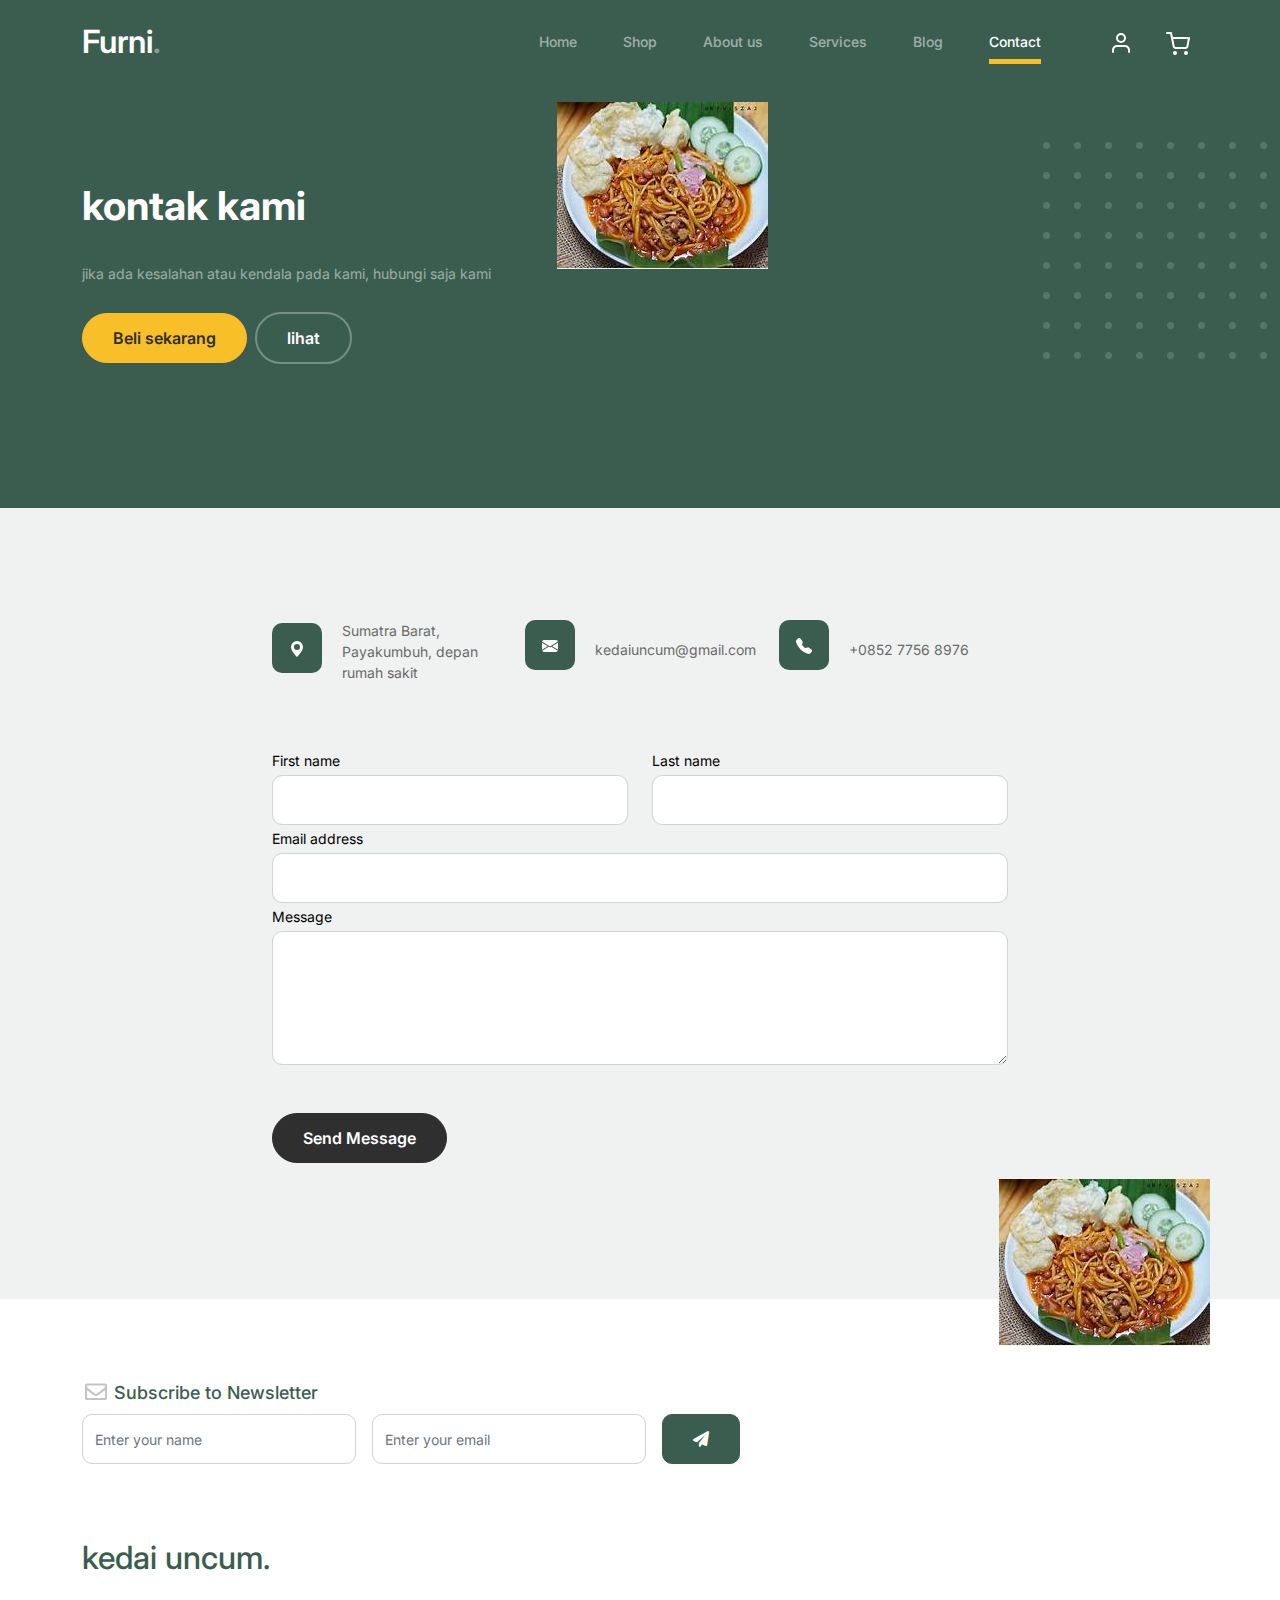
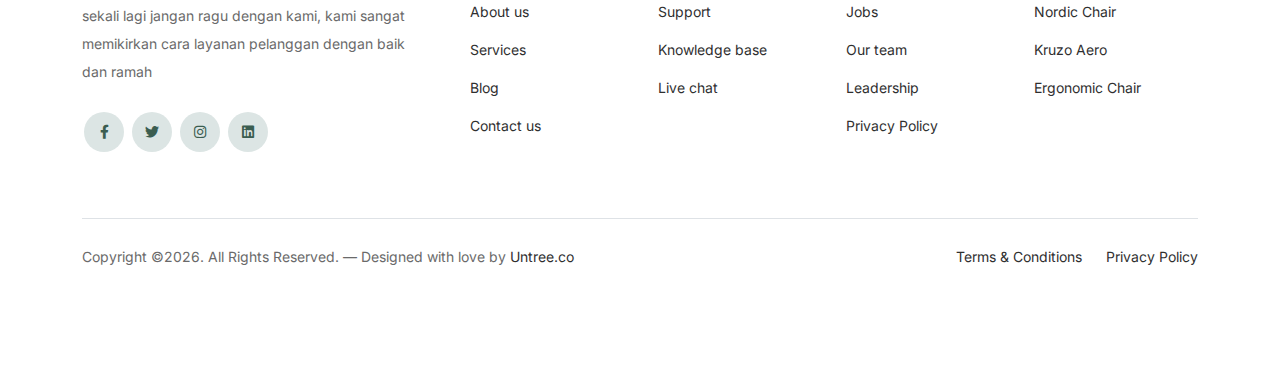
<file: contact.html>
<!-- /*
* Bootstrap 5
* Template Name: Furni
* Template Author: Untree.co
* Template URI: https://untree.co/
* License: https://creativecommons.org/licenses/by/3.0/
*/ -->
<!doctype html>
<html lang="en">
<head>
  <meta charset="utf-8">
  <meta name="viewport" content="width=device-width, initial-scale=1, shrink-to-fit=no">
  <meta name="author" content="Untree.co">
  <link rel="shortcut icon" href="favicon.png">

  <meta name="description" content="" />
  <meta name="keywords" content="bootstrap, bootstrap4" />

		<!-- Bootstrap CSS -->
		<link href="css/bootstrap.min.css" rel="stylesheet">
		<link href="https://cdnjs.cloudflare.com/ajax/libs/font-awesome/6.0.0-beta3/css/all.min.css" rel="stylesheet">
		<link href="css/tiny-slider.css" rel="stylesheet">
		<link href="css/style.css" rel="stylesheet">
		<title>Furni Free Bootstrap 5 Template for Furniture and Interior Design Websites by Untree.co </title>
	</head>

	<body>

		<!-- Start Header/Navigation -->
		<nav class="custom-navbar navbar navbar navbar-expand-md navbar-dark bg-dark" arial-label="Furni navigation bar">

			<div class="container">
				<a class="navbar-brand" href="index.html">Furni<span>.</span></a>

				<button class="navbar-toggler" type="button" data-bs-toggle="collapse" data-bs-target="#navbarsFurni" aria-controls="navbarsFurni" aria-expanded="false" aria-label="Toggle navigation">
					<span class="navbar-toggler-icon"></span>
				</button>

				<div class="collapse navbar-collapse" id="navbarsFurni">
					<ul class="custom-navbar-nav navbar-nav ms-auto mb-2 mb-md-0">
						<li class="nav-item">
							<a class="nav-link" href="index.html">Home</a>
						</li>
						<li><a class="nav-link" href="shop.html">Shop</a></li>
						<li><a class="nav-link" href="about.html">About us</a></li>
						<li><a class="nav-link" href="services.html">Services</a></li>
						<li><a class="nav-link" href="blog.html">Blog</a></li>
						<li class="active"><a class="nav-link" href="contact.html">Contact</a></li>
					</ul>

					<ul class="custom-navbar-cta navbar-nav mb-2 mb-md-0 ms-5">
						<li><a class="nav-link" href="#"><img src="images/user.svg"></a></li>
						<li><a class="nav-link" href="cart.html"><img src="images/cart.svg"></a></li>
					</ul>
				</div>
			</div>
				
		</nav>
		<!-- End Header/Navigation -->

		<!-- Start Hero Section -->
			<div class="hero">
				<div class="container">
					<div class="row justify-content-between">
						<div class="col-lg-5">
							<div class="intro-excerpt">
								<h1>kontak kami</h1>
								<p class="mb-4">jika ada kesalahan atau kendala pada kami, hubungi saja kami</p>
								<p><a href="" class="btn btn-secondary me-2">Beli sekarang</a><a href="#" class="btn btn-white-outline">lihat</a></p>
							</div>
						</div>
						<div class="col-lg-7">
							<div class="hero-img-wrap">
								<img src="images/th (2).jpg" class="img-fluid">
							</div>
						</div>
					</div>
				</div>
			</div>
		<!-- End Hero Section -->

		
		<!-- Start Contact Form -->
		<div class="untree_co-section">
      <div class="container">

        <div class="block">
          <div class="row justify-content-center">


            <div class="col-md-8 col-lg-8 pb-4">


              <div class="row mb-5">
                <div class="col-lg-4">
                  <div  class="service no-shadow align-items-center link horizontal d-flex active" data-aos="fade-left" data-aos-delay="0">
                    <div class="service-icon color-1 mb-4">
                      <svg xmlns="http://www.w3.org/2000/svg" width="16" height="16" fill="currentColor" class="bi bi-geo-alt-fill" viewBox="0 0 16 16">
                        <path d="M8 16s6-5.686 6-10A6 6 0 0 0 2 6c0 4.314 6 10 6 10zm0-7a3 3 0 1 1 0-6 3 3 0 0 1 0 6z"/>
                      </svg>
                    </div> <!-- /.icon -->
                    <div class="service-contents">
                      <p>Sumatra Barat, Payakumbuh, depan rumah sakit</p>
                    </div> <!-- /.service-contents-->
                  </div> <!-- /.service -->
                </div>

                <div class="col-lg-4">
                  <div  class="service no-shadow align-items-center link horizontal d-flex active" data-aos="fade-left" data-aos-delay="0">
                    <div class="service-icon color-1 mb-4">
                      <svg xmlns="http://www.w3.org/2000/svg" width="16" height="16" fill="currentColor" class="bi bi-envelope-fill" viewBox="0 0 16 16">
                        <path d="M.05 3.555A2 2 0 0 1 2 2h12a2 2 0 0 1 1.95 1.555L8 8.414.05 3.555zM0 4.697v7.104l5.803-3.558L0 4.697zM6.761 8.83l-6.57 4.027A2 2 0 0 0 2 14h12a2 2 0 0 0 1.808-1.144l-6.57-4.027L8 9.586l-1.239-.757zm3.436-.586L16 11.801V4.697l-5.803 3.546z"/>
                      </svg>
                    </div> <!-- /.icon -->
                    <div class="service-contents">
                      <p>kedaiuncum@gmail.com</p>
                    </div> <!-- /.service-contents-->
                  </div> <!-- /.service -->
                </div>

                <div class="col-lg-4">
                  <div  class="service no-shadow align-items-center link horizontal d-flex active" data-aos="fade-left" data-aos-delay="0">
                    <div class="service-icon color-1 mb-4">
                      <svg xmlns="http://www.w3.org/2000/svg" width="16" height="16" fill="currentColor" class="bi bi-telephone-fill" viewBox="0 0 16 16">
                        <path fill-rule="evenodd" d="M1.885.511a1.745 1.745 0 0 1 2.61.163L6.29 2.98c.329.423.445.974.315 1.494l-.547 2.19a.678.678 0 0 0 .178.643l2.457 2.457a.678.678 0 0 0 .644.178l2.189-.547a1.745 1.745 0 0 1 1.494.315l2.306 1.794c.829.645.905 1.87.163 2.611l-1.034 1.034c-.74.74-1.846 1.065-2.877.702a18.634 18.634 0 0 1-7.01-4.42 18.634 18.634 0 0 1-4.42-7.009c-.362-1.03-.037-2.137.703-2.877L1.885.511z"/>
                      </svg>
                    </div> <!-- /.icon -->
                    <div class="service-contents">
                      <p>+0852 7756 8976</p>
                    </div> <!-- /.service-contents-->
                  </div> <!-- /.service -->
                </div>
              </div>

              <form>
                <div class="row">
                  <div class="col-6">
                    <div class="form-group">
                      <label class="text-black" for="fname">First name</label>
                      <input type="text" class="form-control" id="fname">
                    </div>
                  </div>
                  <div class="col-6">
                    <div class="form-group">
                      <label class="text-black" for="lname">Last name</label>
                      <input type="text" class="form-control" id="lname">
                    </div>
                  </div>
                </div>
                <div class="form-group">
                  <label class="text-black" for="email">Email address</label>
                  <input type="email" class="form-control" id="email">
                </div>

                <div class="form-group mb-5">
                  <label class="text-black" for="message">Message</label>
                  <textarea name="" class="form-control" id="message" cols="30" rows="5"></textarea>
                </div>

                <button type="submit" class="btn btn-primary-hover-outline">Send Message</button>
              </form>

            </div>

          </div>

        </div>

      </div>


    </div>
  </div>

  <!-- End Contact Form -->

		

		<!-- Start Footer Section -->
		<footer class="footer-section">
			<div class="container relative">

				<div class="sofa-img">
					<img src="images/th (2).jpg" alt="Image" class="img-fluid">
				</div>

				<div class="row">
					<div class="col-lg-8">
						<div class="subscription-form">
							<h3 class="d-flex align-items-center"><span class="me-1"><img src="images/envelope-outline.svg" alt="Image" class="img-fluid"></span><span>Subscribe to Newsletter</span></h3>

							<form action="#" class="row g-3">
								<div class="col-auto">
									<input type="text" class="form-control" placeholder="Enter your name">
								</div>
								<div class="col-auto">
									<input type="email" class="form-control" placeholder="Enter your email">
								</div>
								<div class="col-auto">
									<button class="btn btn-primary">
										<span class="fa fa-paper-plane"></span>
									</button>
								</div>
							</form>

						</div>
					</div>
				</div>

				<div class="row g-5 mb-5">
					<div class="col-lg-4">
						<div class="mb-4 footer-logo-wrap"><a href="#" class="footer-logo">kedai uncum<span>.</span></a></div>
						<p class="mb-4">sekali lagi jangan ragu dengan kami, kami sangat memikirkan cara layanan pelanggan dengan baik dan ramah</p>

						<ul class="list-unstyled custom-social">
							<li><a href="#"><span class="fa fa-brands fa-facebook-f"></span></a></li>
							<li><a href="#"><span class="fa fa-brands fa-twitter"></span></a></li>
							<li><a href="https://www.instagram.com/hsyarz__/"><span class="fa fa-brands fa-instagram"></span></a></li>
							<li><a href="#"><span class="fa fa-brands fa-linkedin"></span></a></li>
						</ul>
					</div>

					<div class="col-lg-8">
						<div class="row links-wrap">
							<div class="col-6 col-sm-6 col-md-3">
								<ul class="list-unstyled">
									<li><a href="#">About us</a></li>
									<li><a href="#">Services</a></li>
									<li><a href="#">Blog</a></li>
									<li><a href="#">Contact us</a></li>
								</ul>
							</div>

							<div class="col-6 col-sm-6 col-md-3">
								<ul class="list-unstyled">
									<li><a href="#">Support</a></li>
									<li><a href="#">Knowledge base</a></li>
									<li><a href="#">Live chat</a></li>
								</ul>
							</div>

							<div class="col-6 col-sm-6 col-md-3">
								<ul class="list-unstyled">
									<li><a href="#">Jobs</a></li>
									<li><a href="#">Our team</a></li>
									<li><a href="#">Leadership</a></li>
									<li><a href="#">Privacy Policy</a></li>
								</ul>
							</div>

							<div class="col-6 col-sm-6 col-md-3">
								<ul class="list-unstyled">
									<li><a href="#">Nordic Chair</a></li>
									<li><a href="#">Kruzo Aero</a></li>
									<li><a href="#">Ergonomic Chair</a></li>
								</ul>
							</div>
						</div>
					</div>

				</div>

				<div class="border-top copyright">
					<div class="row pt-4">
						<div class="col-lg-6">
							<p class="mb-2 text-center text-lg-start">Copyright &copy;<script>document.write(new Date().getFullYear());</script>. All Rights Reserved. &mdash; Designed with love by <a href="https://untree.co">Untree.co</a> <!-- License information: https://untree.co/license/ -->
            </p>
						</div>

						<div class="col-lg-6 text-center text-lg-end">
							<ul class="list-unstyled d-inline-flex ms-auto">
								<li class="me-4"><a href="#">Terms &amp; Conditions</a></li>
								<li><a href="#">Privacy Policy</a></li>
							</ul>
						</div>

					</div>
				</div>

			</div>
		</footer>
		<!-- End Footer Section -->	


		<script src="js/bootstrap.bundle.min.js"></script>
		<script src="js/tiny-slider.js"></script>
		<script src="js/custom.js"></script>
	</body>

</html>
</file>
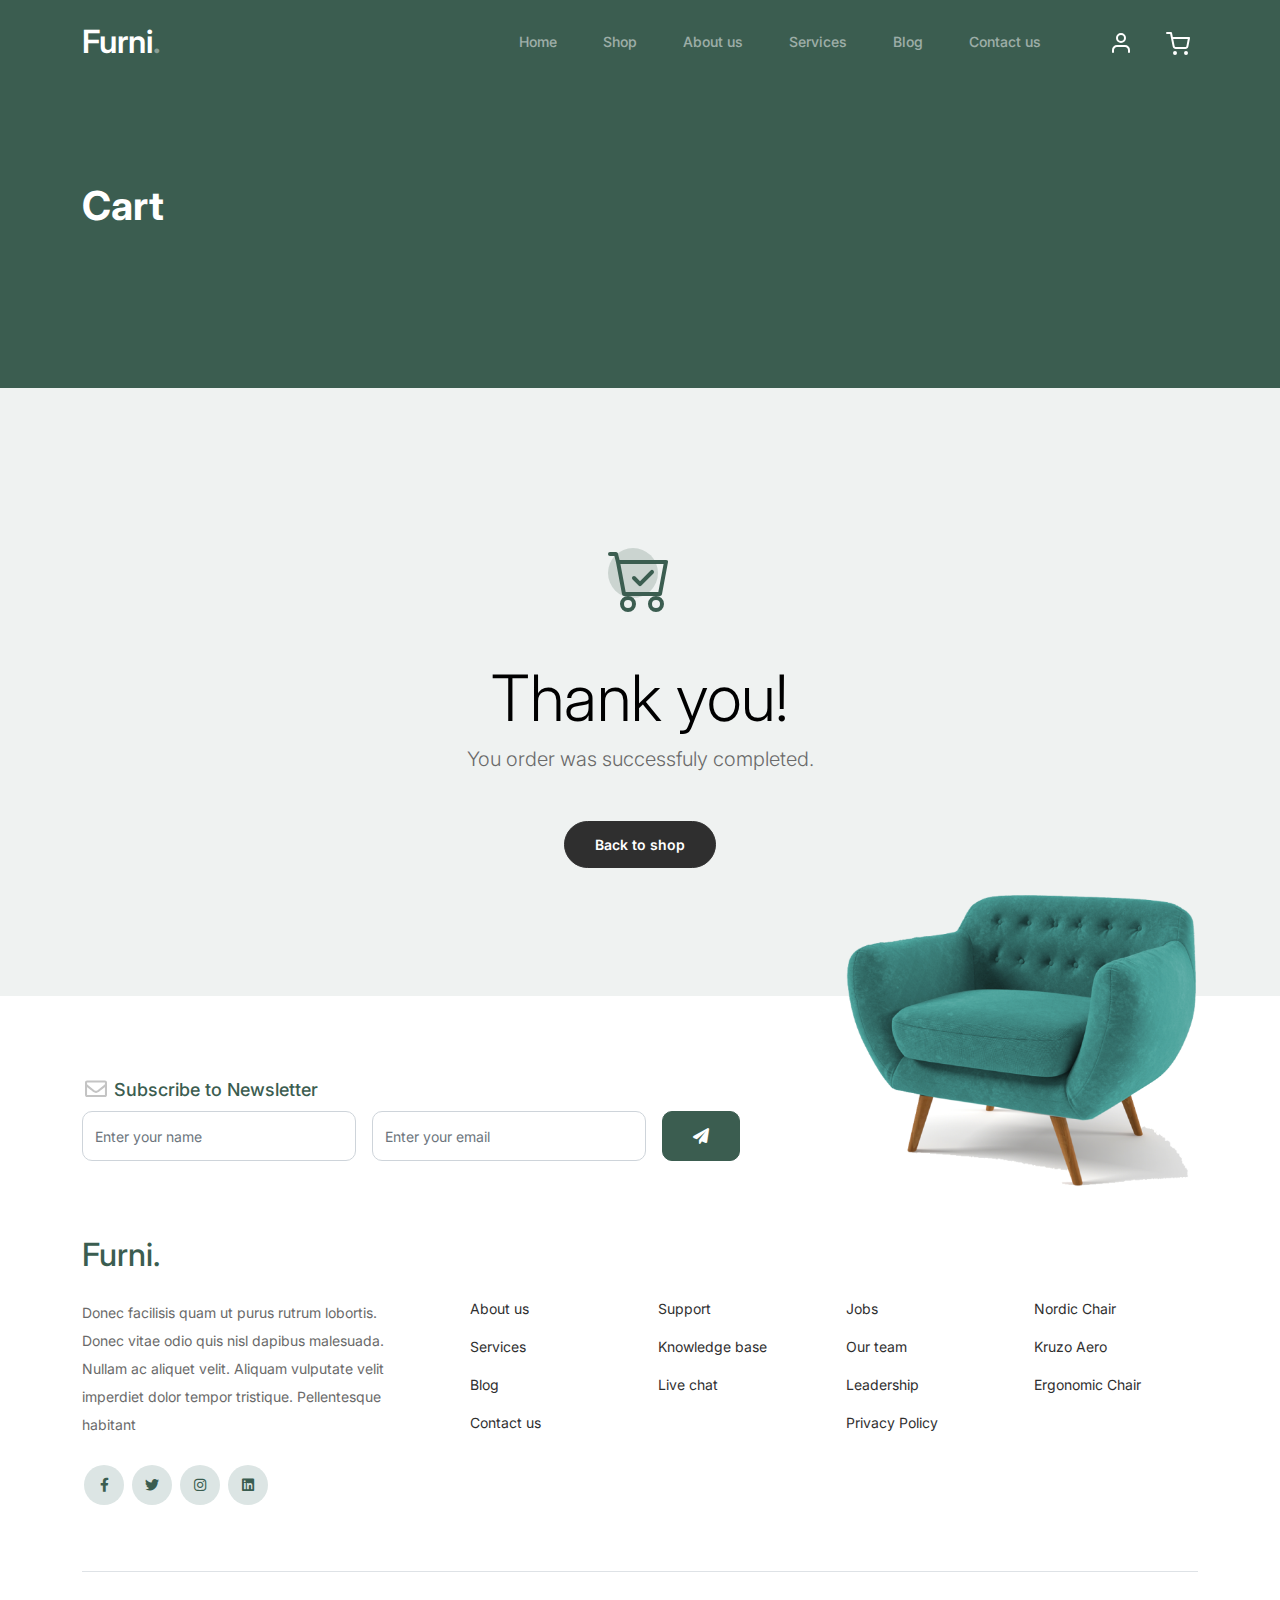
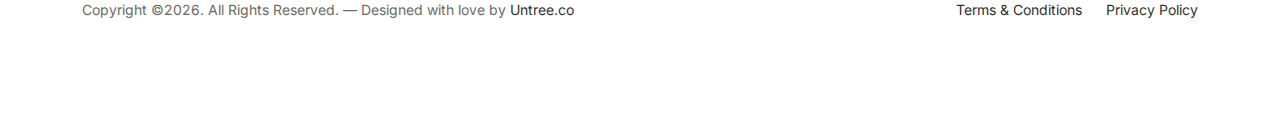
<file: thankyou.html>
<!-- /*
* Bootstrap 5
* Template Name: Furni
* Template Author: Untree.co
* Template URI: https://untree.co/
* License: https://creativecommons.org/licenses/by/3.0/
*/ -->
<!doctype html>
<html lang="en">
<head>
  <meta charset="utf-8">
  <meta name="viewport" content="width=device-width, initial-scale=1, shrink-to-fit=no">
  <meta name="author" content="Untree.co">
  <link rel="shortcut icon" href="favicon.png">

  <meta name="description" content="" />
  <meta name="keywords" content="bootstrap, bootstrap4" />

		<!-- Bootstrap CSS -->
		<link href="css/bootstrap.min.css" rel="stylesheet">
		<link href="https://cdnjs.cloudflare.com/ajax/libs/font-awesome/6.0.0-beta3/css/all.min.css" rel="stylesheet">
		<link href="css/tiny-slider.css" rel="stylesheet">
		<link href="css/style.css" rel="stylesheet">
		<title>Furni Free Bootstrap 5 Template for Furniture and Interior Design Websites by Untree.co </title>
	</head>

	<body>

		<!-- Start Header/Navigation -->
		<nav class="custom-navbar navbar navbar navbar-expand-md navbar-dark bg-dark" arial-label="Furni navigation bar">

			<div class="container">
				<a class="navbar-brand" href="index.html">Furni<span>.</span></a>

				<button class="navbar-toggler" type="button" data-bs-toggle="collapse" data-bs-target="#navbarsFurni" aria-controls="navbarsFurni" aria-expanded="false" aria-label="Toggle navigation">
					<span class="navbar-toggler-icon"></span>
				</button>

				<div class="collapse navbar-collapse" id="navbarsFurni">
					<ul class="custom-navbar-nav navbar-nav ms-auto mb-2 mb-md-0">
						<li class="nav-item ">
							<a class="nav-link" href="index.html">Home</a>
						</li>
						<li><a class="nav-link" href="shop.html">Shop</a></li>
						<li><a class="nav-link" href="about.html">About us</a></li>
						<li><a class="nav-link" href="services.html">Services</a></li>
						<li><a class="nav-link" href="blog.html">Blog</a></li>
						<li><a class="nav-link" href="contact.html">Contact us</a></li>
					</ul>

					<ul class="custom-navbar-cta navbar-nav mb-2 mb-md-0 ms-5">
						<li><a class="nav-link" href="#"><img src="images/user.svg"></a></li>
						<li><a class="nav-link" href="cart.html"><img src="images/cart.svg"></a></li>
					</ul>
				</div>
			</div>
				
		</nav>
		<!-- End Header/Navigation -->

		<!-- Start Hero Section -->
			<div class="hero">
				<div class="container">
					<div class="row justify-content-between">
						<div class="col-lg-5">
							<div class="intro-excerpt">
								<h1>Cart</h1>
							</div>
						</div>
						<div class="col-lg-7">
							
						</div>
					</div>
				</div>
			</div>
		<!-- End Hero Section -->

		

		<div class="untree_co-section">
    <div class="container">
      <div class="row">
        <div class="col-md-12 text-center pt-5">
          <span class="display-3 thankyou-icon text-primary">
            <svg width="1em" height="1em" viewBox="0 0 16 16" class="bi bi-cart-check mb-5" fill="currentColor" xmlns="http://www.w3.org/2000/svg">
              <path fill-rule="evenodd" d="M11.354 5.646a.5.5 0 0 1 0 .708l-3 3a.5.5 0 0 1-.708 0l-1.5-1.5a.5.5 0 1 1 .708-.708L8 8.293l2.646-2.647a.5.5 0 0 1 .708 0z"/>
              <path fill-rule="evenodd" d="M0 1.5A.5.5 0 0 1 .5 1H2a.5.5 0 0 1 .485.379L2.89 3H14.5a.5.5 0 0 1 .491.592l-1.5 8A.5.5 0 0 1 13 12H4a.5.5 0 0 1-.491-.408L2.01 3.607 1.61 2H.5a.5.5 0 0 1-.5-.5zM3.102 4l1.313 7h8.17l1.313-7H3.102zM5 12a2 2 0 1 0 0 4 2 2 0 0 0 0-4zm7 0a2 2 0 1 0 0 4 2 2 0 0 0 0-4zm-7 1a1 1 0 1 0 0 2 1 1 0 0 0 0-2zm7 0a1 1 0 1 0 0 2 1 1 0 0 0 0-2z"/>
            </svg>
          </span>
          <h2 class="display-3 text-black">Thank you!</h2>
          <p class="lead mb-5">You order was successfuly completed.</p>
          <p><a href="shop.html" class="btn btn-sm btn-outline-black">Back to shop</a></p>
        </div>
      </div>
    </div>
  </div>

		<!-- Start Footer Section -->
		<footer class="footer-section">
			<div class="container relative">

				<div class="sofa-img">
					<img src="images/sofa.png" alt="Image" class="img-fluid">
				</div>

				<div class="row">
					<div class="col-lg-8">
						<div class="subscription-form">
							<h3 class="d-flex align-items-center"><span class="me-1"><img src="images/envelope-outline.svg" alt="Image" class="img-fluid"></span><span>Subscribe to Newsletter</span></h3>

							<form action="#" class="row g-3">
								<div class="col-auto">
									<input type="text" class="form-control" placeholder="Enter your name">
								</div>
								<div class="col-auto">
									<input type="email" class="form-control" placeholder="Enter your email">
								</div>
								<div class="col-auto">
									<button class="btn btn-primary">
										<span class="fa fa-paper-plane"></span>
									</button>
								</div>
							</form>

						</div>
					</div>
				</div>

				<div class="row g-5 mb-5">
					<div class="col-lg-4">
						<div class="mb-4 footer-logo-wrap"><a href="#" class="footer-logo">Furni<span>.</span></a></div>
						<p class="mb-4">Donec facilisis quam ut purus rutrum lobortis. Donec vitae odio quis nisl dapibus malesuada. Nullam ac aliquet velit. Aliquam vulputate velit imperdiet dolor tempor tristique. Pellentesque habitant</p>

						<ul class="list-unstyled custom-social">
							<li><a href="#"><span class="fa fa-brands fa-facebook-f"></span></a></li>
							<li><a href="#"><span class="fa fa-brands fa-twitter"></span></a></li>
							<li><a href="#"><span class="fa fa-brands fa-instagram"></span></a></li>
							<li><a href="#"><span class="fa fa-brands fa-linkedin"></span></a></li>
						</ul>
					</div>

					<div class="col-lg-8">
						<div class="row links-wrap">
							<div class="col-6 col-sm-6 col-md-3">
								<ul class="list-unstyled">
									<li><a href="#">About us</a></li>
									<li><a href="#">Services</a></li>
									<li><a href="#">Blog</a></li>
									<li><a href="#">Contact us</a></li>
								</ul>
							</div>

							<div class="col-6 col-sm-6 col-md-3">
								<ul class="list-unstyled">
									<li><a href="#">Support</a></li>
									<li><a href="#">Knowledge base</a></li>
									<li><a href="#">Live chat</a></li>
								</ul>
							</div>

							<div class="col-6 col-sm-6 col-md-3">
								<ul class="list-unstyled">
									<li><a href="#">Jobs</a></li>
									<li><a href="#">Our team</a></li>
									<li><a href="#">Leadership</a></li>
									<li><a href="#">Privacy Policy</a></li>
								</ul>
							</div>

							<div class="col-6 col-sm-6 col-md-3">
								<ul class="list-unstyled">
									<li><a href="#">Nordic Chair</a></li>
									<li><a href="#">Kruzo Aero</a></li>
									<li><a href="#">Ergonomic Chair</a></li>
								</ul>
							</div>
						</div>
					</div>

				</div>

				<div class="border-top copyright">
					<div class="row pt-4">
						<div class="col-lg-6">
							<p class="mb-2 text-center text-lg-start">Copyright &copy;<script>document.write(new Date().getFullYear());</script>. All Rights Reserved. &mdash; Designed with love by <a href="https://untree.co">Untree.co</a> <!-- License information: https://untree.co/license/ -->
            </p>
						</div>

						<div class="col-lg-6 text-center text-lg-end">
							<ul class="list-unstyled d-inline-flex ms-auto">
								<li class="me-4"><a href="#">Terms &amp; Conditions</a></li>
								<li><a href="#">Privacy Policy</a></li>
							</ul>
						</div>

					</div>
				</div>

			</div>
		</footer>
		<!-- End Footer Section -->	


		<script src="js/bootstrap.bundle.min.js"></script>
		<script src="js/tiny-slider.js"></script>
		<script src="js/custom.js"></script>
	</body>

</html>
</file>
<file: css/tiny-slider.css>
.tns-outer{padding:0 !important}.tns-outer [hidden]{display:none !important}.tns-outer [aria-controls],.tns-outer [data-action]{cursor:pointer}.tns-slider{-webkit-transition:all 0s;-moz-transition:all 0s;transition:all 0s}.tns-slider>.tns-item{-webkit-box-sizing:border-box;-moz-box-sizing:border-box;box-sizing:border-box}.tns-horizontal.tns-subpixel{white-space:nowrap}.tns-horizontal.tns-subpixel>.tns-item{display:inline-block;vertical-align:top;white-space:normal}.tns-horizontal.tns-no-subpixel:after{content:'';display:table;clear:both}.tns-horizontal.tns-no-subpixel>.tns-item{float:left}.tns-horizontal.tns-carousel.tns-no-subpixel>.tns-item{margin-right:-100%}.tns-no-calc{position:relative;left:0}.tns-gallery{position:relative;left:0;min-height:1px}.tns-gallery>.tns-item{position:absolute;left:-100%;-webkit-transition:transform 0s, opacity 0s;-moz-transition:transform 0s, opacity 0s;transition:transform 0s, opacity 0s}.tns-gallery>.tns-slide-active{position:relative;left:auto !important}.tns-gallery>.tns-moving{-webkit-transition:all 0.25s;-moz-transition:all 0.25s;transition:all 0.25s}.tns-autowidth{display:inline-block}.tns-lazy-img{-webkit-transition:opacity 0.6s;-moz-transition:opacity 0.6s;transition:opacity 0.6s;opacity:0.6}.tns-lazy-img.tns-complete{opacity:1}.tns-ah{-webkit-transition:height 0s;-moz-transition:height 0s;transition:height 0s}.tns-ovh{overflow:hidden}.tns-visually-hidden{position:absolute;left:-10000em}.tns-transparent{opacity:0;visibility:hidden}.tns-fadeIn{opacity:1;filter:alpha(opacity=100);z-index:0}.tns-normal,.tns-fadeOut{opacity:0;filter:alpha(opacity=0);z-index:-1}.tns-vpfix{white-space:nowrap}.tns-vpfix>div,.tns-vpfix>li{display:inline-block}.tns-t-subp2{margin:0 auto;width:310px;position:relative;height:10px;overflow:hidden}.tns-t-ct{width:2333.3333333%;width:-webkit-calc(100% * 70 / 3);width:-moz-calc(100% * 70 / 3);width:calc(100% * 70 / 3);position:absolute;right:0}.tns-t-ct:after{content:'';display:table;clear:both}.tns-t-ct>div{width:1.4285714%;width:-webkit-calc(100% / 70);width:-moz-calc(100% / 70);width:calc(100% / 70);height:10px;float:left}

/*# sourceMappingURL=sourcemaps/tiny-slider.css.map */
</file>
<file: css/style.css>
/*
* Template Name: UntreeStore
* Template Author: Untree.co
* Author URI: https://untree.co/
* License: https://creativecommons.org/licenses/by/3.0/
*/
@import url("https://fonts.googleapis.com/css2?family=Inter:wght@400;500;600;700;800&display=swap");
body {
  overflow-x: hidden;
  position: relative; }

body {
  font-family: "Inter", sans-serif;
  font-weight: 400;
  line-height: 28px;
  color: #6a6a6a;
  font-size: 14px;
  background-color: #eff2f1; }

a {
  text-decoration: none;
  -webkit-transition: .3s all ease;
  -o-transition: .3s all ease;
  transition: .3s all ease;
  color: #2f2f2f;
  text-decoration: underline; }
  a:hover {
    color: #2f2f2f;
    text-decoration: none; }
  a.more {
    font-weight: 600; }

.custom-navbar {
  background: #3b5d50 !important;
  padding-top: 20px;
  padding-bottom: 20px; }
  .custom-navbar .navbar-brand {
    font-size: 32px;
    font-weight: 600; }
    .custom-navbar .navbar-brand > span {
      opacity: .4; }
  .custom-navbar .navbar-toggler {
    border-color: transparent; }
    .custom-navbar .navbar-toggler:active, .custom-navbar .navbar-toggler:focus {
      -webkit-box-shadow: none;
      box-shadow: none;
      outline: none; }
  @media (min-width: 992px) {
    .custom-navbar .custom-navbar-nav li {
      margin-left: 15px;
      margin-right: 15px; } }
  .custom-navbar .custom-navbar-nav li a {
    font-weight: 500;
    color: #ffffff !important;
    opacity: .5;
    -webkit-transition: .3s all ease;
    -o-transition: .3s all ease;
    transition: .3s all ease;
    position: relative; }
    @media (min-width: 768px) {
      .custom-navbar .custom-navbar-nav li a:before {
        content: "";
        position: absolute;
        bottom: 0;
        left: 8px;
        right: 8px;
        background: #f9bf29;
        height: 5px;
        opacity: 1;
        visibility: visible;
        width: 0;
        -webkit-transition: .15s all ease-out;
        -o-transition: .15s all ease-out;
        transition: .15s all ease-out; } }
    .custom-navbar .custom-navbar-nav li a:hover {
      opacity: 1; }
      .custom-navbar .custom-navbar-nav li a:hover:before {
        width: calc(100% - 16px); }
  .custom-navbar .custom-navbar-nav li.active a {
    opacity: 1; }
    .custom-navbar .custom-navbar-nav li.active a:before {
      width: calc(100% - 16px); }
  .custom-navbar .custom-navbar-cta {
    margin-left: 0 !important;
    -webkit-box-orient: horizontal;
    -webkit-box-direction: normal;
    -ms-flex-direction: row;
    flex-direction: row; }
    @media (min-width: 768px) {
      .custom-navbar .custom-navbar-cta {
        margin-left: 40px !important; } }
    .custom-navbar .custom-navbar-cta li {
      margin-left: 0px;
      margin-right: 0px; }
      .custom-navbar .custom-navbar-cta li:first-child {
        margin-right: 20px; }

.hero {
  background: #3b5d50;
  padding: calc(4rem - 30px) 0 0rem 0; }
  @media (min-width: 768px) {
    .hero {
      padding: calc(4rem - 30px) 0 4rem 0; } }
  @media (min-width: 992px) {
    .hero {
      padding: calc(8rem - 30px) 0 8rem 0; } }
  .hero .intro-excerpt {
    position: relative;
    z-index: 4; }
    @media (min-width: 992px) {
      .hero .intro-excerpt {
        max-width: 450px; } }
  .hero h1 {
    font-weight: 700;
    color: #ffffff;
    margin-bottom: 30px; }
    @media (min-width: 1400px) {
      .hero h1 {
        font-size: 54px; } }
  .hero p {
    color: rgba(255, 255, 255, 0.5);
    margin-botom: 30px; }
  .hero .hero-img-wrap {
    position: relative; }
    .hero .hero-img-wrap img {
      position: relative;
      top: 0px;
      right: 0px;
      z-index: 2;
      max-width: 780px;
      left: -20px; }
      @media (min-width: 768px) {
        .hero .hero-img-wrap img {
          right: 0px;
          left: -100px; } }
      @media (min-width: 992px) {
        .hero .hero-img-wrap img {
          left: 0px;
          top: -80px;
          position: absolute;
          right: -50px; } }
      @media (min-width: 1200px) {
        .hero .hero-img-wrap img {
          left: 0px;
          top: -80px;
          right: -100px; } }
    .hero .hero-img-wrap:after {
      content: "";
      position: absolute;
      width: 255px;
      height: 217px;
      background-image: url("../images/dots-light.svg");
      background-size: contain;
      background-repeat: no-repeat;
      right: -100px;
      top: -0px; }
      @media (min-width: 1200px) {
        .hero .hero-img-wrap:after {
          top: -40px; } }

.btn {
  font-weight: 600;
  padding: 12px 30px;
  border-radius: 30px;
  color: #ffffff;
  background: #2f2f2f;
  border-color: #2f2f2f; }
  .btn:hover {
    color: #ffffff;
    background: #222222;
    border-color: #222222; }
  .btn:active, .btn:focus {
    outline: none !important;
    -webkit-box-shadow: none;
    box-shadow: none; }
  .btn.btn-primary {
    background: #3b5d50;
    border-color: #3b5d50; }
    .btn.btn-primary:hover {
      background: #314d43;
      border-color: #314d43; }
  .btn.btn-secondary {
    color: #2f2f2f;
    background: #f9bf29;
    border-color: #f9bf29; }
    .btn.btn-secondary:hover {
      background: #f8b810;
      border-color: #f8b810; }
  .btn.btn-white-outline {
    background: transparent;
    border-width: 2px;
    border-color: rgba(255, 255, 255, 0.3); }
    .btn.btn-white-outline:hover {
      border-color: white;
      color: #ffffff; }

.section-title {
  color: #2f2f2f; }

.product-section {
  padding: 7rem 0; }
  .product-section .product-item {
    text-align: center;
    text-decoration: none;
    display: block;
    position: relative;
    padding-bottom: 50px;
    cursor: pointer; }
    .product-section .product-item .product-thumbnail {
      margin-bottom: 30px;
      position: relative;
      top: 0;
      -webkit-transition: .3s all ease;
      -o-transition: .3s all ease;
      transition: .3s all ease; }
    .product-section .product-item h3 {
      font-weight: 600;
      font-size: 16px; }
    .product-section .product-item strong {
      font-weight: 800 !important;
      font-size: 18px !important; }
    .product-section .product-item h3, .product-section .product-item strong {
      color: #2f2f2f;
      text-decoration: none; }
    .product-section .product-item .icon-cross {
      position: absolute;
      width: 35px;
      height: 35px;
      display: inline-block;
      background: #2f2f2f;
      bottom: 15px;
      left: 50%;
      -webkit-transform: translateX(-50%);
      -ms-transform: translateX(-50%);
      transform: translateX(-50%);
      margin-bottom: -17.5px;
      border-radius: 50%;
      opacity: 0;
      visibility: hidden;
      -webkit-transition: .3s all ease;
      -o-transition: .3s all ease;
      transition: .3s all ease; }
      .product-section .product-item .icon-cross img {
        position: absolute;
        left: 50%;
        top: 50%;
        -webkit-transform: translate(-50%, -50%);
        -ms-transform: translate(-50%, -50%);
        transform: translate(-50%, -50%); }
    .product-section .product-item:before {
      bottom: 0;
      left: 0;
      right: 0;
      position: absolute;
      content: "";
      background: #dce5e4;
      height: 0%;
      z-index: -1;
      border-radius: 10px;
      -webkit-transition: .3s all ease;
      -o-transition: .3s all ease;
      transition: .3s all ease; }
    .product-section .product-item:hover .product-thumbnail {
      top: -25px; }
    .product-section .product-item:hover .icon-cross {
      bottom: 0;
      opacity: 1;
      visibility: visible; }
    .product-section .product-item:hover:before {
      height: 70%; }

.why-choose-section {
  padding: 7rem 0; }
  .why-choose-section .img-wrap {
    position: relative; }
    .why-choose-section .img-wrap:before {
      position: absolute;
      content: "";
      width: 255px;
      height: 217px;
      background-image: url("../images/dots-yellow.svg");
      background-repeat: no-repeat;
      background-size: contain;
      -webkit-transform: translate(-40%, -40%);
      -ms-transform: translate(-40%, -40%);
      transform: translate(-40%, -40%);
      z-index: -1; }
    .why-choose-section .img-wrap img {
      border-radius: 20px; }

.feature {
  margin-bottom: 30px; }
  .feature .icon {
    display: inline-block;
    position: relative;
    margin-bottom: 20px; }
    .feature .icon:before {
      content: "";
      width: 33px;
      height: 33px;
      position: absolute;
      background: rgba(59, 93, 80, 0.2);
      border-radius: 50%;
      right: -8px;
      bottom: 0; }
  .feature h3 {
    font-size: 14px;
    color: #2f2f2f; }
  .feature p {
    font-size: 14px;
    line-height: 22px;
    color: #6a6a6a; }

.we-help-section {
  padding: 7rem 0; }
  .we-help-section .imgs-grid {
    display: -ms-grid;
    display: grid;
    -ms-grid-columns: (1fr)[27];
    grid-template-columns: repeat(27, 1fr);
    position: relative; }
    .we-help-section .imgs-grid:before {
      position: absolute;
      content: "";
      width: 255px;
      height: 217px;
      background-image: url("../images/dots-green.svg");
      background-size: contain;
      background-repeat: no-repeat;
      -webkit-transform: translate(-40%, -40%);
      -ms-transform: translate(-40%, -40%);
      transform: translate(-40%, -40%);
      z-index: -1; }
    .we-help-section .imgs-grid .grid {
      position: relative; }
      .we-help-section .imgs-grid .grid img {
        border-radius: 20px;
        max-width: 100%; }
      .we-help-section .imgs-grid .grid.grid-1 {
        -ms-grid-column: 1;
        -ms-grid-column-span: 18;
        grid-column: 1 / span 18;
        -ms-grid-row: 1;
        -ms-grid-row-span: 27;
        grid-row: 1 / span 27; }
      .we-help-section .imgs-grid .grid.grid-2 {
        -ms-grid-column: 19;
        -ms-grid-column-span: 27;
        grid-column: 19 / span 27;
        -ms-grid-row: 1;
        -ms-grid-row-span: 5;
        grid-row: 1 / span 5;
        padding-left: 20px; }
      .we-help-section .imgs-grid .grid.grid-3 {
        -ms-grid-column: 14;
        -ms-grid-column-span: 16;
        grid-column: 14 / span 16;
        -ms-grid-row: 6;
        -ms-grid-row-span: 27;
        grid-row: 6 / span 27;
        padding-top: 20px; }

.custom-list {
  width: 100%; }
  .custom-list li {
    display: inline-block;
    width: calc(50% - 20px);
    margin-bottom: 12px;
    line-height: 1.5;
    position: relative;
    padding-left: 20px; }
    .custom-list li:before {
      content: "";
      width: 8px;
      height: 8px;
      border-radius: 50%;
      border: 2px solid #3b5d50;
      position: absolute;
      left: 0;
      top: 8px; }

.popular-product {
  padding: 0 0 7rem 0; }
  .popular-product .product-item-sm h3 {
    font-size: 14px;
    font-weight: 700;
    color: #2f2f2f; }
  .popular-product .product-item-sm a {
    text-decoration: none;
    color: #2f2f2f;
    -webkit-transition: .3s all ease;
    -o-transition: .3s all ease;
    transition: .3s all ease; }
    .popular-product .product-item-sm a:hover {
      color: rgba(47, 47, 47, 0.5); }
  .popular-product .product-item-sm p {
    line-height: 1.4;
    margin-bottom: 10px;
    font-size: 14px; }
  .popular-product .product-item-sm .thumbnail {
    margin-right: 10px;
    -webkit-box-flex: 0;
    -ms-flex: 0 0 120px;
    flex: 0 0 120px;
    position: relative; }
    .popular-product .product-item-sm .thumbnail:before {
      content: "";
      position: absolute;
      border-radius: 20px;
      background: #dce5e4;
      width: 98px;
      height: 98px;
      top: 50%;
      left: 50%;
      -webkit-transform: translate(-50%, -50%);
      -ms-transform: translate(-50%, -50%);
      transform: translate(-50%, -50%);
      z-index: -1; }

.testimonial-section {
  padding: 3rem 0 7rem 0; }

.testimonial-slider-wrap {
  position: relative; }
  .testimonial-slider-wrap .tns-inner {
    padding-top: 30px; }
  .testimonial-slider-wrap .item .testimonial-block blockquote {
    font-size: 16px; }
    @media (min-width: 768px) {
      .testimonial-slider-wrap .item .testimonial-block blockquote {
        line-height: 32px;
        font-size: 18px; } }
  .testimonial-slider-wrap .item .testimonial-block .author-info .author-pic {
    margin-bottom: 20px; }
    .testimonial-slider-wrap .item .testimonial-block .author-info .author-pic img {
      max-width: 80px;
      border-radius: 50%; }
  .testimonial-slider-wrap .item .testimonial-block .author-info h3 {
    font-size: 14px;
    font-weight: 700;
    color: #2f2f2f;
    margin-bottom: 0; }
  .testimonial-slider-wrap #testimonial-nav {
    position: absolute;
    top: 50%;
    z-index: 99;
    width: 100%;
    display: none; }
    @media (min-width: 768px) {
      .testimonial-slider-wrap #testimonial-nav {
        display: block; } }
    .testimonial-slider-wrap #testimonial-nav > span {
      cursor: pointer;
      position: absolute;
      width: 58px;
      height: 58px;
      line-height: 58px;
      border-radius: 50%;
      background: rgba(59, 93, 80, 0.1);
      color: #2f2f2f;
      -webkit-transition: .3s all ease;
      -o-transition: .3s all ease;
      transition: .3s all ease; }
      .testimonial-slider-wrap #testimonial-nav > span:hover {
        background: #3b5d50;
        color: #ffffff; }
    .testimonial-slider-wrap #testimonial-nav .prev {
      left: -10px; }
    .testimonial-slider-wrap #testimonial-nav .next {
      right: 0; }
  .testimonial-slider-wrap .tns-nav {
    position: absolute;
    bottom: -50px;
    left: 50%;
    -webkit-transform: translateX(-50%);
    -ms-transform: translateX(-50%);
    transform: translateX(-50%); }
    .testimonial-slider-wrap .tns-nav button {
      background: none;
      border: none;
      display: inline-block;
      position: relative;
      width: 0 !important;
      height: 7px !important;
      margin: 2px; }
      .testimonial-slider-wrap .tns-nav button:active, .testimonial-slider-wrap .tns-nav button:focus, .testimonial-slider-wrap .tns-nav button:hover {
        outline: none;
        -webkit-box-shadow: none;
        box-shadow: none;
        background: none; }
      .testimonial-slider-wrap .tns-nav button:before {
        display: block;
        width: 7px;
        height: 7px;
        left: 0;
        top: 0;
        position: absolute;
        content: "";
        border-radius: 50%;
        -webkit-transition: .3s all ease;
        -o-transition: .3s all ease;
        transition: .3s all ease;
        background-color: #d6d6d6; }
      .testimonial-slider-wrap .tns-nav button:hover:before, .testimonial-slider-wrap .tns-nav button.tns-nav-active:before {
        background-color: #3b5d50; }

.before-footer-section {
  padding: 7rem 0 12rem 0 !important; }

.blog-section {
  padding: 7rem 0 12rem 0; }
  .blog-section .post-entry a {
    text-decoration: none; }
  .blog-section .post-entry .post-thumbnail {
    display: block;
    margin-bottom: 20px; }
    .blog-section .post-entry .post-thumbnail img {
      border-radius: 20px;
      -webkit-transition: .3s all ease;
      -o-transition: .3s all ease;
      transition: .3s all ease; }
  .blog-section .post-entry .post-content-entry {
    padding-left: 15px;
    padding-right: 15px; }
    .blog-section .post-entry .post-content-entry h3 {
      font-size: 16px;
      margin-bottom: 0;
      font-weight: 600;
      margin-bottom: 7px; }
    .blog-section .post-entry .post-content-entry .meta {
      font-size: 14px; }
      .blog-section .post-entry .post-content-entry .meta a {
        font-weight: 600; }
  .blog-section .post-entry:hover .post-thumbnail img, .blog-section .post-entry:focus .post-thumbnail img {
    opacity: .7; }

.footer-section {
  padding: 80px 0;
  background: #ffffff; }
  .footer-section .relative {
    position: relative; }
  .footer-section a {
    text-decoration: none;
    color: #2f2f2f;
    -webkit-transition: .3s all ease;
    -o-transition: .3s all ease;
    transition: .3s all ease; }
    .footer-section a:hover {
      color: rgba(47, 47, 47, 0.5); }
  .footer-section .subscription-form {
    margin-bottom: 40px;
    position: relative;
    z-index: 2;
    margin-top: 100px; }
    @media (min-width: 992px) {
      .footer-section .subscription-form {
        margin-top: 0px;
        margin-bottom: 80px; } }
    .footer-section .subscription-form h3 {
      font-size: 18px;
      font-weight: 500;
      color: #3b5d50; }
    .footer-section .subscription-form .form-control {
      height: 50px;
      border-radius: 10px;
      font-family: "Inter", sans-serif; }
      .footer-section .subscription-form .form-control:active, .footer-section .subscription-form .form-control:focus {
        outline: none;
        -webkit-box-shadow: none;
        box-shadow: none;
        border-color: #3b5d50;
        -webkit-box-shadow: 0 1px 4px 0 rgba(0, 0, 0, 0.2);
        box-shadow: 0 1px 4px 0 rgba(0, 0, 0, 0.2); }
      .footer-section .subscription-form .form-control::-webkit-input-placeholder {
        font-size: 14px; }
      .footer-section .subscription-form .form-control::-moz-placeholder {
        font-size: 14px; }
      .footer-section .subscription-form .form-control:-ms-input-placeholder {
        font-size: 14px; }
      .footer-section .subscription-form .form-control:-moz-placeholder {
        font-size: 14px; }
    .footer-section .subscription-form .btn {
      border-radius: 10px !important; }
  .footer-section .sofa-img {
    position: absolute;
    top: -200px;
    z-index: 1;
    right: 0; }
    .footer-section .sofa-img img {
      max-width: 380px; }
  .footer-section .links-wrap {
    margin-top: 0px; }
    @media (min-width: 992px) {
      .footer-section .links-wrap {
        margin-top: 54px; } }
    .footer-section .links-wrap ul li {
      margin-bottom: 10px; }
  .footer-section .footer-logo-wrap .footer-logo {
    font-size: 32px;
    font-weight: 500;
    text-decoration: none;
    color: #3b5d50; }
  .footer-section .custom-social li {
    margin: 2px;
    display: inline-block; }
    .footer-section .custom-social li a {
      width: 40px;
      height: 40px;
      text-align: center;
      line-height: 40px;
      display: inline-block;
      background: #dce5e4;
      color: #3b5d50;
      border-radius: 50%; }
      .footer-section .custom-social li a:hover {
        background: #3b5d50;
        color: #ffffff; }
  .footer-section .border-top {
    border-color: #dce5e4; }
    .footer-section .border-top.copyright {
      font-size: 14px !important; }

.untree_co-section {
  padding: 7rem 0; }

.form-control {
  height: 50px;
  border-radius: 10px;
  font-family: "Inter", sans-serif; }
  .form-control:active, .form-control:focus {
    outline: none;
    -webkit-box-shadow: none;
    box-shadow: none;
    border-color: #3b5d50;
    -webkit-box-shadow: 0 1px 4px 0 rgba(0, 0, 0, 0.2);
    box-shadow: 0 1px 4px 0 rgba(0, 0, 0, 0.2); }
  .form-control::-webkit-input-placeholder {
    font-size: 14px; }
  .form-control::-moz-placeholder {
    font-size: 14px; }
  .form-control:-ms-input-placeholder {
    font-size: 14px; }
  .form-control:-moz-placeholder {
    font-size: 14px; }

.service {
  line-height: 1.5; }
  .service .service-icon {
    border-radius: 10px;
    -webkit-box-flex: 0;
    -ms-flex: 0 0 50px;
    flex: 0 0 50px;
    height: 50px;
    line-height: 50px;
    text-align: center;
    background: #3b5d50;
    margin-right: 20px;
    color: #ffffff; }

textarea {
  height: auto !important; }

.site-blocks-table {
  overflow: auto; }
  .site-blocks-table .product-thumbnail {
    width: 200px; }
  .site-blocks-table .btn {
    padding: 2px 10px; }
  .site-blocks-table thead th {
    padding: 30px;
    text-align: center;
    border-width: 0px !important;
    vertical-align: middle;
    color: rgba(0, 0, 0, 0.8);
    font-size: 18px; }
  .site-blocks-table td {
    padding: 20px;
    text-align: center;
    vertical-align: middle;
    color: rgba(0, 0, 0, 0.8); }
  .site-blocks-table tbody tr:first-child td {
    border-top: 1px solid #3b5d50 !important; }
  .site-blocks-table .btn {
    background: none !important;
    color: #000000;
    border: none;
    height: auto !important; }

.site-block-order-table th {
  border-top: none !important;
  border-bottom-width: 1px !important; }

.site-block-order-table td, .site-block-order-table th {
  color: #000000; }

.couponcode-wrap input {
  border-radius: 10px !important; }

.text-primary {
  color: #3b5d50 !important; }

.thankyou-icon {
  position: relative;
  color: #3b5d50; }
  .thankyou-icon:before {
    position: absolute;
    content: "";
    width: 50px;
    height: 50px;
    border-radius: 50%;
    background: rgba(59, 93, 80, 0.2); }
</file>
